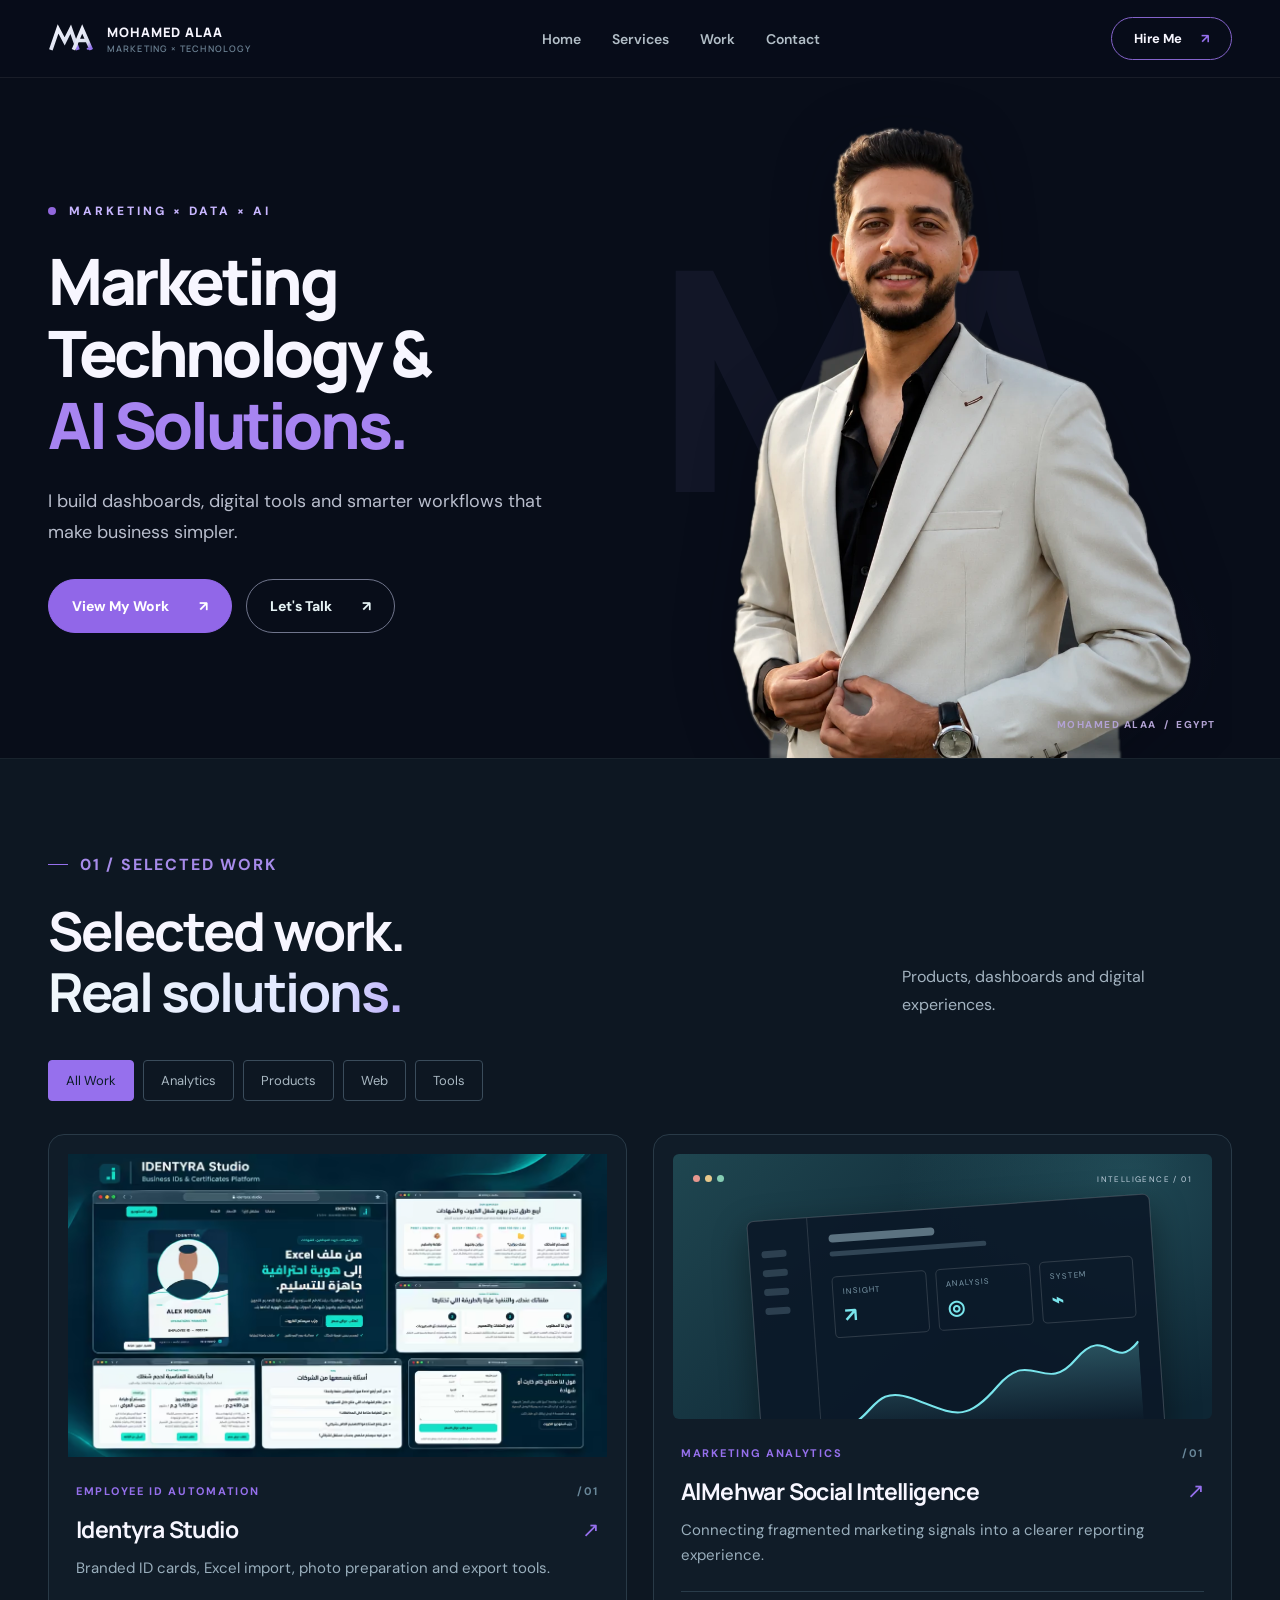
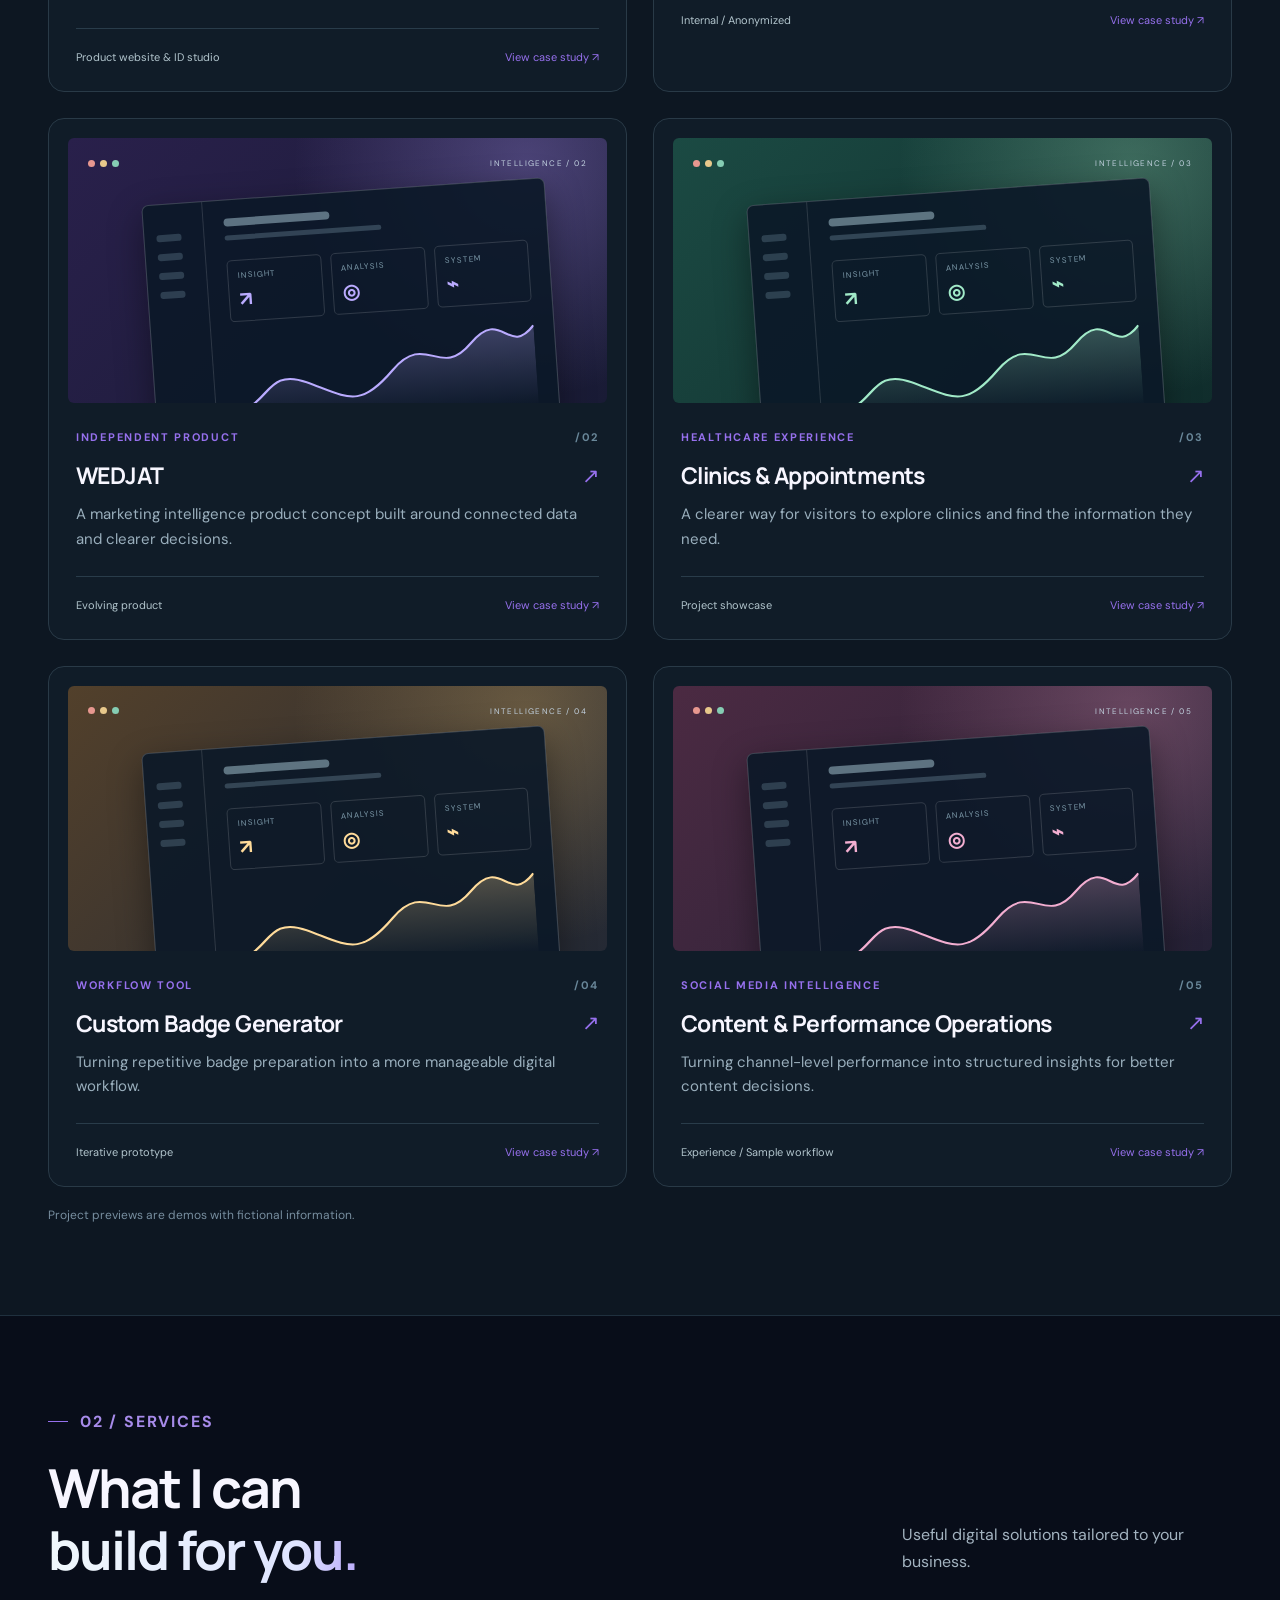
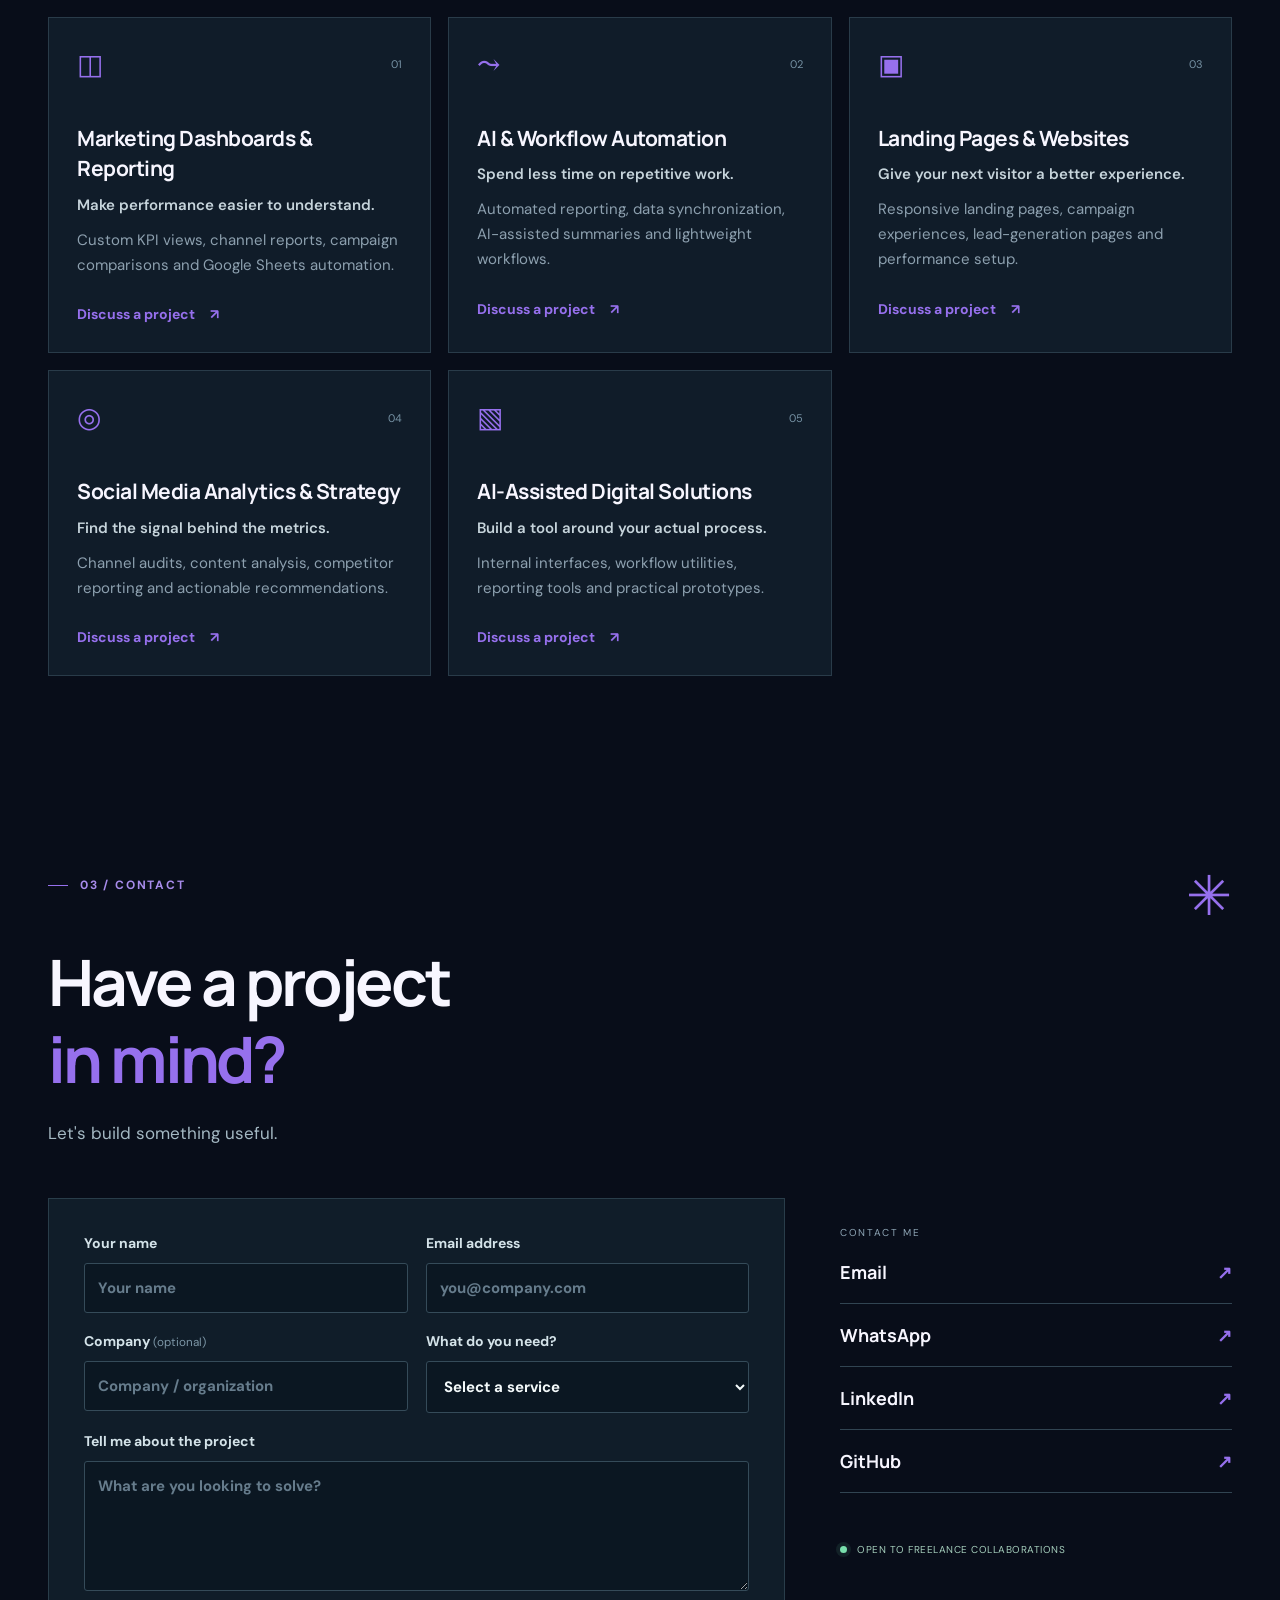
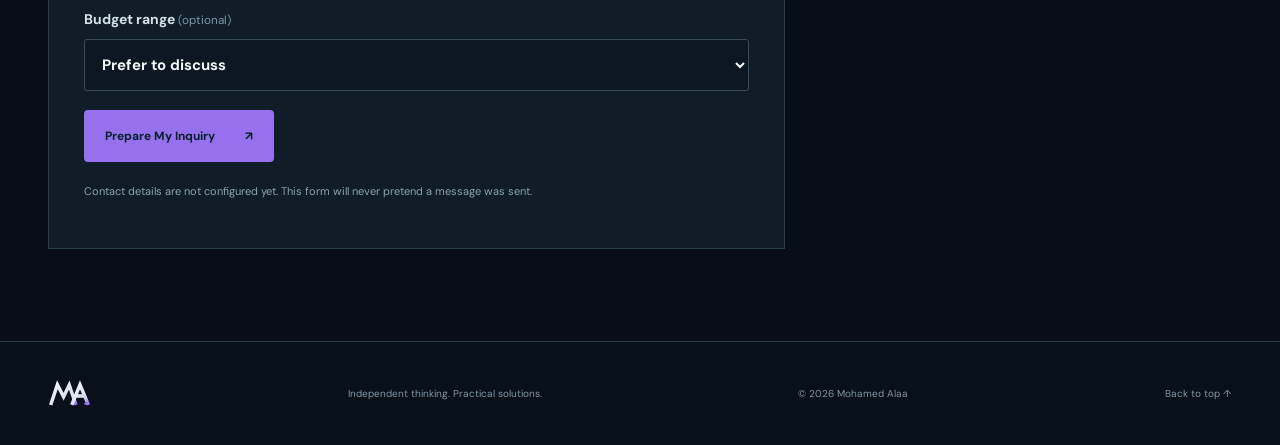
<file: index.html>
<!doctype html><html lang="en"><head><meta charset="utf-8"><meta name="viewport" content="width=device-width, initial-scale=1"><meta name="theme-color" content="#080e18"><meta name="description" content="Dashboards, automation, marketing analytics and better digital experiences built by Mohamed Alaa."><title>Marketing Technology &amp; AI Solutions Specialist | Mohamed Alaa</title><link rel="icon" type="image/svg+xml" href="assets/favicon.svg"><link rel="stylesheet" href="assets/styles.css"><meta property="og:type" content="website"><meta property="og:title" content="Marketing Technology &amp; AI Solutions Specialist | Mohamed Alaa"><meta property="og:description" content="Dashboards, automation, marketing analytics and better digital experiences built by Mohamed Alaa."><meta property="og:image" content="assets/og.svg"><script defer src="assets/site.js"></script></head><body><header class="nav-wrap"><nav class="nav container" aria-label="Main navigation"><a class="brand" href="index.html" aria-label="Mohamed Alaa home"><img class="ma-logo" src="assets/ma-mark.svg" alt="" width="46" height="34"><span class="brand-name">MOHAMED ALAA<small>MARKETING × TECHNOLOGY</small></span></a><button class="menu-toggle" type="button" aria-label="Toggle menu" aria-expanded="false" aria-controls="nav-links"><span></span><span></span><span></span></button><div class="nav-links" id="nav-links"><a href="index.html#home">Home</a><a href="index.html#services">Services</a><a href="index.html#work">Work</a><a href="index.html#contact">Contact</a></div><a class="nav-cta" href="index.html#contact">Hire Me <span aria-hidden="true">↗</span></a></nav></header>
<main id="top"><section id="home" class="hero hero-editorial container">
<div class="hero-content"><p class="hero-kicker"><span class="kicker-dot"></span> MARKETING × DATA × AI</p>
<h1>Marketing<br>Technology &amp;<br><em>AI Solutions.</em></h1>
<p class="hero-description">I build dashboards, digital tools and smarter workflows that make business simpler.</p>
<div class="hero-actions"><a class="btn btn-primary" href="#work">View My Work <span>↗</span></a><a class="btn btn-outline" href="#contact">Let's Talk <span>↗</span></a></div>
</div><div class="hero-portrait" aria-label="Mohamed Alaa portrait"><span class="hero-big-mark" aria-hidden="true">MA</span><img class="hero-person" src="assets/mohamed-hero-cutout.webp" width="620" height="849" alt="Mohamed Alaa wearing a cream blazer and black shirt" fetchpriority="high" decoding="async"><span class="hero-portrait-caption">MOHAMED ALAA&nbsp; / &nbsp;EGYPT</span></div></section>
<section id="work" class="section work-section"><div class="container"><div class="section-head"><div><p class="eyebrow"><span class="eyebrow-line"></span> 01 / SELECTED WORK</p><h2>Selected work.<br><em>Real solutions.</em></h2></div><p>Products, dashboards and digital experiences.</p></div><div class="filters" aria-label="Filter projects"><button class="filter active" type="button" data-filter="All" aria-pressed="true">All Work</button><button class="filter" type="button" data-filter="Analytics" aria-pressed="false">Analytics</button><button class="filter" type="button" data-filter="Products" aria-pressed="false">Products</button><button class="filter" type="button" data-filter="Web" aria-pressed="false">Web</button><button class="filter" type="button" data-filter="Tools" aria-pressed="false">Tools</button></div><div class="project-grid"><a class="project-card" data-category="Products" href="work/identyra-studio/"><div class="project-card-art"><img src="assets/previews/identyra-studio.avif" alt="Actual Identyra Studio website screenshot collage" loading="lazy" style="width:100%;height:100%;object-fit:cover;display:block"></div><div class="project-card-info"><div class="project-eyebrow">EMPLOYEE ID AUTOMATION <span>/01</span></div><h3>Identyra Studio <span class="project-arrow" aria-hidden="true">↗</span></h3><p>Branded ID cards, Excel import, photo preparation and export tools.</p><div class="project-meta"><span>Product website &amp; ID studio</span><span>View case study ↗</span></div></div></a><a class="project-card" data-category="Analytics" href="work/almehwar-dashboard/"><div class="project-card-art"><div class="project-art art-cyan " aria-hidden="true"><div class="art-top"><span class="art-dots"><i></i><i></i><i></i></span><span>INTELLIGENCE / 01</span></div><div class="art-interface"><div class="art-rail"><b></b><b></b><b></b><b></b></div><div class="art-main"><div class="art-lines"><span></span><span></span></div><div class="art-stats"><div><small>INSIGHT</small><strong>↗</strong></div><div><small>ANALYSIS</small><strong>◎</strong></div><div><small>SYSTEM</small><strong>⌁</strong></div></div><svg viewBox="0 0 360 140" preserveAspectRatio="none"><defs><linearGradient id="fill-01" x1="0" x2="0" y1="0" y2="1"><stop stop-color="currentColor" stop-opacity=".27"/><stop offset="1" stop-color="currentColor" stop-opacity="0"/></linearGradient></defs><path d="M0 115 C40 110 38 50 86 78 S146 125 189 68 244 89 284 35 327 62 360 14 L360 140 L0 140Z" fill="url(#fill-01)"/><path d="M0 115 C40 110 38 50 86 78 S146 125 189 68 244 89 284 35 327 62 360 14" fill="none" stroke="currentColor" stroke-width="3"/></svg><div class="art-bottom"><span></span><span></span><span></span></div></div></div></div></div><div class="project-card-info"><div class="project-eyebrow">MARKETING ANALYTICS <span>/01</span></div><h3>AlMehwar Social Intelligence <span class="project-arrow" aria-hidden="true">↗</span></h3><p>Connecting fragmented marketing signals into a clearer reporting experience.</p><div class="project-meta"><span>Internal / Anonymized</span><span>View case study ↗</span></div></div></a><a class="project-card" data-category="Products" href="work/wedjat/"><div class="project-card-art"><div class="project-art art-violet " aria-hidden="true"><div class="art-top"><span class="art-dots"><i></i><i></i><i></i></span><span>INTELLIGENCE / 02</span></div><div class="art-interface"><div class="art-rail"><b></b><b></b><b></b><b></b></div><div class="art-main"><div class="art-lines"><span></span><span></span></div><div class="art-stats"><div><small>INSIGHT</small><strong>↗</strong></div><div><small>ANALYSIS</small><strong>◎</strong></div><div><small>SYSTEM</small><strong>⌁</strong></div></div><svg viewBox="0 0 360 140" preserveAspectRatio="none"><defs><linearGradient id="fill-02" x1="0" x2="0" y1="0" y2="1"><stop stop-color="currentColor" stop-opacity=".27"/><stop offset="1" stop-color="currentColor" stop-opacity="0"/></linearGradient></defs><path d="M0 115 C40 110 38 50 86 78 S146 125 189 68 244 89 284 35 327 62 360 14 L360 140 L0 140Z" fill="url(#fill-02)"/><path d="M0 115 C40 110 38 50 86 78 S146 125 189 68 244 89 284 35 327 62 360 14" fill="none" stroke="currentColor" stroke-width="3"/></svg><div class="art-bottom"><span></span><span></span><span></span></div></div></div></div></div><div class="project-card-info"><div class="project-eyebrow">INDEPENDENT PRODUCT <span>/02</span></div><h3>WEDJAT <span class="project-arrow" aria-hidden="true">↗</span></h3><p>A marketing intelligence product concept built around connected data and clearer decisions.</p><div class="project-meta"><span>Evolving product</span><span>View case study ↗</span></div></div></a><a class="project-card" data-category="Web" href="work/clinics-landing-page/"><div class="project-card-art"><div class="project-art art-mint " aria-hidden="true"><div class="art-top"><span class="art-dots"><i></i><i></i><i></i></span><span>INTELLIGENCE / 03</span></div><div class="art-interface"><div class="art-rail"><b></b><b></b><b></b><b></b></div><div class="art-main"><div class="art-lines"><span></span><span></span></div><div class="art-stats"><div><small>INSIGHT</small><strong>↗</strong></div><div><small>ANALYSIS</small><strong>◎</strong></div><div><small>SYSTEM</small><strong>⌁</strong></div></div><svg viewBox="0 0 360 140" preserveAspectRatio="none"><defs><linearGradient id="fill-03" x1="0" x2="0" y1="0" y2="1"><stop stop-color="currentColor" stop-opacity=".27"/><stop offset="1" stop-color="currentColor" stop-opacity="0"/></linearGradient></defs><path d="M0 115 C40 110 38 50 86 78 S146 125 189 68 244 89 284 35 327 62 360 14 L360 140 L0 140Z" fill="url(#fill-03)"/><path d="M0 115 C40 110 38 50 86 78 S146 125 189 68 244 89 284 35 327 62 360 14" fill="none" stroke="currentColor" stroke-width="3"/></svg><div class="art-bottom"><span></span><span></span><span></span></div></div></div></div></div><div class="project-card-info"><div class="project-eyebrow">HEALTHCARE EXPERIENCE <span>/03</span></div><h3>Clinics & Appointments <span class="project-arrow" aria-hidden="true">↗</span></h3><p>A clearer way for visitors to explore clinics and find the information they need.</p><div class="project-meta"><span>Project showcase</span><span>View case study ↗</span></div></div></a><a class="project-card" data-category="Tools" href="work/badge-generator/"><div class="project-card-art"><div class="project-art art-amber " aria-hidden="true"><div class="art-top"><span class="art-dots"><i></i><i></i><i></i></span><span>INTELLIGENCE / 04</span></div><div class="art-interface"><div class="art-rail"><b></b><b></b><b></b><b></b></div><div class="art-main"><div class="art-lines"><span></span><span></span></div><div class="art-stats"><div><small>INSIGHT</small><strong>↗</strong></div><div><small>ANALYSIS</small><strong>◎</strong></div><div><small>SYSTEM</small><strong>⌁</strong></div></div><svg viewBox="0 0 360 140" preserveAspectRatio="none"><defs><linearGradient id="fill-04" x1="0" x2="0" y1="0" y2="1"><stop stop-color="currentColor" stop-opacity=".27"/><stop offset="1" stop-color="currentColor" stop-opacity="0"/></linearGradient></defs><path d="M0 115 C40 110 38 50 86 78 S146 125 189 68 244 89 284 35 327 62 360 14 L360 140 L0 140Z" fill="url(#fill-04)"/><path d="M0 115 C40 110 38 50 86 78 S146 125 189 68 244 89 284 35 327 62 360 14" fill="none" stroke="currentColor" stroke-width="3"/></svg><div class="art-bottom"><span></span><span></span><span></span></div></div></div></div></div><div class="project-card-info"><div class="project-eyebrow">WORKFLOW TOOL <span>/04</span></div><h3>Custom Badge Generator <span class="project-arrow" aria-hidden="true">↗</span></h3><p>Turning repetitive badge preparation into a more manageable digital workflow.</p><div class="project-meta"><span>Iterative prototype</span><span>View case study ↗</span></div></div></a><a class="project-card" data-category="Analytics" href="work/marketing-analytics/"><div class="project-card-art"><div class="project-art art-rose " aria-hidden="true"><div class="art-top"><span class="art-dots"><i></i><i></i><i></i></span><span>INTELLIGENCE / 05</span></div><div class="art-interface"><div class="art-rail"><b></b><b></b><b></b><b></b></div><div class="art-main"><div class="art-lines"><span></span><span></span></div><div class="art-stats"><div><small>INSIGHT</small><strong>↗</strong></div><div><small>ANALYSIS</small><strong>◎</strong></div><div><small>SYSTEM</small><strong>⌁</strong></div></div><svg viewBox="0 0 360 140" preserveAspectRatio="none"><defs><linearGradient id="fill-05" x1="0" x2="0" y1="0" y2="1"><stop stop-color="currentColor" stop-opacity=".27"/><stop offset="1" stop-color="currentColor" stop-opacity="0"/></linearGradient></defs><path d="M0 115 C40 110 38 50 86 78 S146 125 189 68 244 89 284 35 327 62 360 14 L360 140 L0 140Z" fill="url(#fill-05)"/><path d="M0 115 C40 110 38 50 86 78 S146 125 189 68 244 89 284 35 327 62 360 14" fill="none" stroke="currentColor" stroke-width="3"/></svg><div class="art-bottom"><span></span><span></span><span></span></div></div></div></div></div><div class="project-card-info"><div class="project-eyebrow">SOCIAL MEDIA INTELLIGENCE <span>/05</span></div><h3>Content & Performance Operations <span class="project-arrow" aria-hidden="true">↗</span></h3><p>Turning channel-level performance into structured insights for better content decisions.</p><div class="project-meta"><span>Experience / Sample workflow</span><span>View case study ↗</span></div></div></a></div><p class="work-note">Project previews are demos with fictional information.</p></div></section>

<section id="services" class="section container"><div class="section-head"><div><p class="eyebrow"><span class="eyebrow-line"></span> 02 / SERVICES</p><h2>What I can<br><em>build for you.</em></h2></div><p>Useful digital solutions tailored to your business.</p></div><div class="services-grid"><article class="service-card"><div class="service-card-top"><span class="service-symbol">◫</span><span class="service-number">01</span></div><h3>Marketing Dashboards & Reporting</h3><strong>Make performance easier to understand.</strong><p>Custom KPI views, channel reports, campaign comparisons and Google Sheets automation.</p><a href="#contact">Discuss a project <span aria-hidden="true">↗</span></a></article><article class="service-card"><div class="service-card-top"><span class="service-symbol">⤳</span><span class="service-number">02</span></div><h3>AI & Workflow Automation</h3><strong>Spend less time on repetitive work.</strong><p>Automated reporting, data synchronization, AI-assisted summaries and lightweight workflows.</p><a href="#contact">Discuss a project <span aria-hidden="true">↗</span></a></article><article class="service-card"><div class="service-card-top"><span class="service-symbol">▣</span><span class="service-number">03</span></div><h3>Landing Pages & Websites</h3><strong>Give your next visitor a better experience.</strong><p>Responsive landing pages, campaign experiences, lead-generation pages and performance setup.</p><a href="#contact">Discuss a project <span aria-hidden="true">↗</span></a></article><article class="service-card"><div class="service-card-top"><span class="service-symbol">◎</span><span class="service-number">04</span></div><h3>Social Media Analytics & Strategy</h3><strong>Find the signal behind the metrics.</strong><p>Channel audits, content analysis, competitor reporting and actionable recommendations.</p><a href="#contact">Discuss a project <span aria-hidden="true">↗</span></a></article><article class="service-card"><div class="service-card-top"><span class="service-symbol">▧</span><span class="service-number">05</span></div><h3>AI-Assisted Digital Solutions</h3><strong>Build a tool around your actual process.</strong><p>Internal interfaces, workflow utilities, reporting tools and practical prototypes.</p><a href="#contact">Discuss a project <span aria-hidden="true">↗</span></a></article></div></section>

<section id="contact" class="section container contact-section"><div class="contact-top"><p class="eyebrow"><span class="eyebrow-line"></span> 03 / CONTACT</p><span class="contact-spark">✳</span></div><h2>Have a project<br><em>in mind?</em></h2><p>Let's build something useful.</p><div class="contact-layout"><div class="contact-form-panel"><form id="contact-form" novalidate><div class="field-row"><label>Your name <input name="name" required autocomplete="name" placeholder="Your name"></label><label>Email address <input name="email" type="email" required autocomplete="email" placeholder="you@company.com"></label></div><div class="field-row"><label>Company <small>(optional)</small><input name="company" placeholder="Company / organization"></label><label>What do you need?<select name="service" required><option value="">Select a service</option><option>Marketing Dashboards & Reporting</option><option>AI & Workflow Automation</option><option>Landing Pages & Websites</option><option>Social Media Analytics & Strategy</option><option>AI-Assisted Digital Solutions</option><option>Other / Not sure</option></select></label></div><label>Tell me about the project <textarea name="message" required rows="5" placeholder="What are you looking to solve?"></textarea></label><label>Budget range <small>(optional)</small><select name="budget"><option value="">Prefer to discuss</option><option>Under $500</option><option>$500–$1,500</option><option>$1,500–$5,000</option><option>$5,000+</option></select></label><div class="hidden-trap" aria-hidden="true"><label>Leave empty<input name="website" tabindex="-1" autocomplete="off"></label></div><button class="btn btn-primary" type="submit">Prepare My Inquiry <span>↗</span></button><p class="form-status" id="form-status" role="status">Contact details are not configured yet. This form will never pretend a message was sent.</p></form></div><div class="contact-side"><span class="contact-side-label">CONTACT ME</span><a class="contact-link" data-contact="email" hidden href="#">Email <span>↗</span></a><a class="contact-link" data-contact="whatsapp" hidden href="#">WhatsApp <span>↗</span></a><a class="contact-link" data-contact="linkedin" hidden href="#">LinkedIn <span>↗</span></a><a class="contact-link" data-contact="github" hidden href="#">GitHub <span>↗</span></a><p class="contact-placeholder">Contact links will appear once the real details are added to <code>site.config.json</code>.</p><div class="contact-availability"><span class="live-dot"></span> OPEN TO FREELANCE COLLABORATIONS</div></div></div></section></main><footer class="footer"><div class="container footer-inner"><a class="footer-brand" href="index.html" aria-label="Mohamed Alaa"><img class="ma-logo" src="assets/ma-mark.svg" alt="" width="46" height="34"></a><span>Independent thinking. Practical solutions.</span><span>© 2026 Mohamed Alaa</span><a href="#top">Back to top ↑</a></div></footer></body></html>
</file>
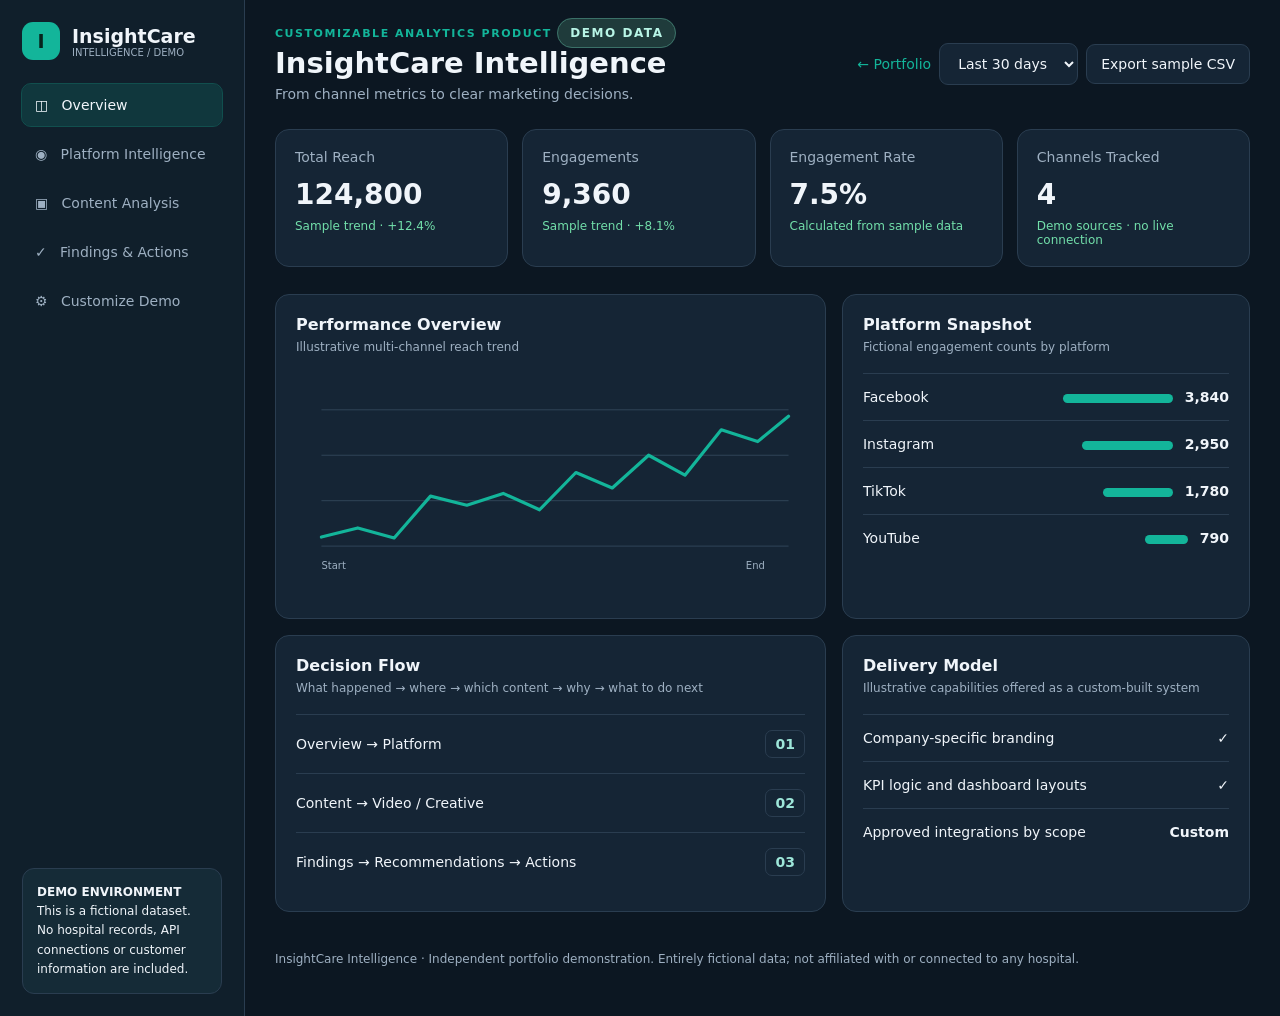
<file: demo/insightcare/index.html>
<!doctype html>
<html lang="en"><head><meta charset="utf-8"><meta name="viewport" content="width=device-width,initial-scale=1"><title>InsightCare Intelligence — Interactive Demo</title><meta name="description" content="Interactive, fictional-data demonstration of a customizable marketing intelligence system."><style>
:root{--accent:#13b59a;--bg:#0c1722;--panel:#152535;--line:#2a3d50;--text:#f0f5fa;--muted:#9eb0c2}*{box-sizing:border-box}body{margin:0;font:14px system-ui,-apple-system,Segoe UI,sans-serif;background:var(--bg);color:var(--text)}button,input,select{font:inherit}button{cursor:pointer}.app{min-height:100vh;display:grid;grid-template-columns:245px minmax(0,1fr)}aside{background:#101f2b;border-right:1px solid var(--line);padding:22px;display:flex;flex-direction:column;gap:24px}.brand{display:flex;align-items:center;gap:12px;font-size:19px;font-weight:750}.logo{background:var(--accent);color:#06241d;border-radius:11px;width:38px;height:38px;display:grid;place-items:center;font-weight:900}.muted{color:var(--muted)}.small{font-size:12px}.nav{display:grid;gap:7px}.nav button{background:transparent;color:var(--muted);border:0;padding:13px;text-align:left;border-radius:9px}.nav button[aria-selected=true]{background:color-mix(in srgb,var(--accent) 16%,transparent);color:var(--text);outline:1px solid color-mix(in srgb,var(--accent) 32%,transparent)}.spacer{flex:1}.notice{padding:14px;border:1px solid var(--line);border-radius:12px;background:#152b37;font-size:12px;line-height:1.6}main{padding:26px 30px;min-width:0;max-width:1600px;width:100%;margin:auto}.top,.sectionhead,.flex{display:flex;align-items:center;justify-content:space-between;gap:16px}.top{flex-wrap:wrap}.eyebrow{font-size:11px;letter-spacing:.14em;color:var(--accent);font-weight:750}.top h1{font-size:29px;margin:6px 0}.pill{background:#1f3b3b;color:#b8f5e6;border:1px solid #3b7168;padding:7px 12px;border-radius:100px;font-size:12px}.controls{display:flex;gap:8px;flex-wrap:wrap;align-items:center}.controls button,.controls select,.ghost{border:1px solid var(--line);background:var(--panel);color:var(--text);padding:11px 14px;border-radius:9px}.controls button:hover,.ghost:hover{border-color:var(--accent)}.cards{display:grid;grid-template-columns:repeat(4,minmax(0,1fr));gap:14px;margin:27px 0}.card,.panel{background:var(--panel);border:1px solid var(--line);border-radius:14px}.card{padding:19px}.card .number{font-size:28px;font-weight:750;margin-top:13px}.card .delta{color:#72dfaa;font-size:12px;margin-top:8px}.grid{display:grid;grid-template-columns:1.35fr 1fr;gap:16px}.panel{padding:20px;min-width:0;margin-bottom:16px}.panel h2{font-size:16px;margin:0 0 6px}.panel p{margin:0;color:var(--muted);font-size:12px}.chart{width:100%;height:225px;margin-top:16px}.chart line{stroke:#32475b;stroke-width:1}.chart text{fill:var(--muted);font:11px system-ui}.chart polyline{fill:none;stroke:var(--accent);stroke-width:3.5;stroke-linecap:round;stroke-linejoin:round}.rows{display:grid;margin-top:19px}.r{display:flex;justify-content:space-between;align-items:center;gap:16px;border-top:1px solid var(--line);padding:15px 0}.r span:last-child{font-weight:700}.bar{display:inline-block;height:9px;border-radius:9px;background:var(--accent);vertical-align:middle;margin-right:12px}.tablewrap{overflow:auto}table{border-collapse:collapse;width:100%;margin-top:13px;min-width:580px}th,td{padding:13px 10px;border-bottom:1px solid var(--line);text-align:left}th{color:var(--muted);font-size:11px;letter-spacing:.06em}td{font-size:13px}.tag{display:inline-block;border:1px solid var(--line);padding:5px 9px;border-radius:7px;color:#9de6d9}section[hidden]{display:none}.custom{display:flex;flex-wrap:wrap;gap:10px;margin:18px 0}.custom label{display:grid;gap:6px;color:var(--muted);font-size:12px}.custom input{background:var(--panel);color:var(--text);border:1px solid var(--line);padding:10px;border-radius:7px}.custom input[type=color]{width:64px;height:38px;padding:3px}.actions{display:flex;gap:12px;flex-wrap:wrap}.cta{background:var(--accent);border:0;color:#05221c;font-weight:750;padding:12px 18px;border-radius:10px}.end{padding:24px 0;color:var(--muted);font-size:12px}.metric-note{font-size:11px;color:var(--muted);margin-top:8px}.top a{color:var(--accent);text-decoration:none}@media(max-width:940px){.app{grid-template-columns:1fr}aside{padding:13px;gap:12px}.brand{font-size:16px}.nav{display:flex;overflow:auto}.nav button{white-space:nowrap}.spacer,aside .notice{display:none}main{padding:19px}.cards{grid-template-columns:repeat(2,1fr)}.grid{grid-template-columns:1fr}}@media(max-width:540px){.cards{grid-template-columns:1fr 1fr}.card{padding:12px}.card .number{font-size:23px}.top h1{font-size:23px}}
</style></head><body>
<div class="app"><aside><div class="brand"><div class="logo">I</div><div id="sideBrand">InsightCare<small class="muted" style="display:block;font-weight:400;font-size:10px">INTELLIGENCE / DEMO</small></div></div><nav class="nav" aria-label="Demo sections"><button aria-selected="true" data-tab="overview">◫ &nbsp; Overview</button><button aria-selected="false" data-tab="platforms">◉ &nbsp; Platform Intelligence</button><button aria-selected="false" data-tab="content">▣ &nbsp; Content Analysis</button><button aria-selected="false" data-tab="actions">✓ &nbsp; Findings & Actions</button><button aria-selected="false" data-tab="branding">⚙ &nbsp; Customize Demo</button></nav><div class="spacer"></div><div class="notice"><strong>DEMO ENVIRONMENT</strong><br>This is a fictional dataset. No hospital records, API connections or customer information are included.</div></aside>
<main><div class="top"><div><div class="eyebrow">CUSTOMIZABLE ANALYTICS PRODUCT <span class="pill">DEMO DATA</span></div><h1 id="mainTitle">InsightCare Intelligence</h1><div class="muted">From channel metrics to clear marketing decisions.</div></div><div class="controls"><a href="../../index.html#work">← Portfolio</a><select id="period" aria-label="Sample reporting period"><option value="30">Last 30 days</option><option value="90">Last 90 days</option><option value="7">Last 7 days</option></select><button id="export">Export sample CSV</button></div></div>
<div class="cards"><div class="card"><div class="muted">Total Reach</div><div class="number" id="kreach">124,800</div><div class="delta">Sample trend · +12.4%</div></div><div class="card"><div class="muted">Engagements</div><div class="number" id="keng">9,360</div><div class="delta">Sample trend · +8.1%</div></div><div class="card"><div class="muted">Engagement Rate</div><div class="number" id="krate">7.5%</div><div class="delta">Calculated from sample data</div></div><div class="card"><div class="muted">Channels Tracked</div><div class="number">4</div><div class="delta">Demo sources · no live connection</div></div></div>
<section id="overview"><div class="grid"><article class="panel"><h2>Performance Overview</h2><p>Illustrative multi-channel reach trend</p><svg class="chart" viewBox="0 0 560 220" role="img" aria-label="Synthetic line chart showing a rising trend"><line x1="28" y1="180" x2="542" y2="180"/><line x1="28" y1="130" x2="542" y2="130"/><line x1="28" y1="80" x2="542" y2="80"/><line x1="28" y1="30" x2="542" y2="30"/><polyline points="28,170 68,160 108,171 148,125 188,135 228,122 268,140 308,99 348,116 388,80 428,102 468,52 508,65 542,37"/><text x="28" y="205">Start</text><text x="495" y="205">End</text></svg></article><article class="panel"><h2>Platform Snapshot</h2><p>Fictional engagement counts by platform</p><div class="rows"><div class="r"><span>Facebook</span><span><i class="bar" style="width:110px"></i>3,840</span></div><div class="r"><span>Instagram</span><span><i class="bar" style="width:91px"></i>2,950</span></div><div class="r"><span>TikTok</span><span><i class="bar" style="width:70px"></i>1,780</span></div><div class="r"><span>YouTube</span><span><i class="bar" style="width:43px"></i>790</span></div></div></article></div><div class="grid"><article class="panel"><h2>Decision Flow</h2><p>What happened → where → which content → why → what to do next</p><div class="rows"><div class="r"><span>Overview → Platform</span><span class="tag">01</span></div><div class="r"><span>Content → Video / Creative</span><span class="tag">02</span></div><div class="r"><span>Findings → Recommendations → Actions</span><span class="tag">03</span></div></div></article><article class="panel"><h2>Delivery Model</h2><p>Illustrative capabilities offered as a custom-built system</p><div class="rows"><div class="r"><span>Company-specific branding</span><span>✓</span></div><div class="r"><span>KPI logic and dashboard layouts</span><span>✓</span></div><div class="r"><span>Approved integrations by scope</span><span>Custom</span></div></div></article></div></section>
<section id="platforms" hidden><article class="panel"><h2>Channel Performance</h2><p>Illustrative reports — no live platform connections</p><div class="tablewrap"><table><thead><tr><th>Platform</th><th>Reach</th><th>Engagements</th><th>Eng. Rate</th><th>Source</th></tr></thead><tbody><tr><td>Facebook</td><td>52,000</td><td>3,840</td><td>7.4%</td><td>Demo</td></tr><tr><td>Instagram</td><td>38,000</td><td>2,950</td><td>7.8%</td><td>Demo</td></tr><tr><td>TikTok</td><td>26,000</td><td>1,780</td><td>6.8%</td><td>Demo</td></tr><tr><td>YouTube</td><td>8,800</td><td>790</td><td>9.0%</td><td>Demo</td></tr></tbody></table></div><p class="metric-note">Different platforms may use different denominators in production. The sample percentages are illustrative, not official platform metrics.</p></article></section>
<section id="content" hidden><article class="panel"><h2>Content Intelligence</h2><p>Explore sample content types, creative review, and performance context</p><div class="tablewrap"><table><thead><tr><th>Sample content</th><th>Platform</th><th>Format</th><th>Sample engagements</th><th>Review status</th></tr></thead><tbody><tr><td>Awareness campaign — concept A</td><td>Instagram</td><td>Reel</td><td>1,120</td><td>Reviewed</td></tr><tr><td>Educational series — episode 1</td><td>Facebook</td><td>Video</td><td>920</td><td>Needs review</td></tr><tr><td>Helpful tips — short form</td><td>TikTok</td><td>Short video</td><td>740</td><td>Reviewed</td></tr><tr><td>FAQ explainer — demo</td><td>YouTube</td><td>Video</td><td>315</td><td>Pending</td></tr></tbody></table></div><p class="metric-note">Creative scores are not invented. Missing reviews remain pending instead of being assigned automatic scores.</p></article></section>
<section id="actions" hidden><article class="panel"><h2>Findings & Recommendations</h2><p>Illustrative hypotheses, not conclusions about a real business</p><div class="rows"><div class="r"><span>Test short educational video as a repeatable content series</span><span class="tag">Proposed</span></div><div class="r"><span>Compare formats using platform-appropriate engagement definitions</span><span class="tag">Analyze</span></div><div class="r"><span>Review paid vs organic coverage before interpreting trends</span><span class="tag">Validate</span></div></div></article><article class="panel"><h2>Action Plan</h2><p>Example operational workflow; edit status as you demonstrate the concept.</p><div id="todos" class="rows"><label class="r"><span><input type="checkbox"> Define monthly KPI ownership</span><span class="tag">Owner: Marketing</span></label><label class="r"><span><input type="checkbox"> Approve campaign comparison methodology</span><span class="tag">Owner: Analyst</span></label><label class="r"><span><input type="checkbox"> Test creative reporting template</span><span class="tag">Owner: Content</span></label></div></article></section>
<section id="branding" hidden><article class="panel"><h2>Make it yours</h2><p>Preview branding changes in this browser only. No data is stored or transmitted.</p><div class="custom"><label>Company or product name<input id="customName" maxlength="38" value="InsightCare Intelligence"></label><label>Accent color<input id="customColor" type="color" value="#13b59a"></label></div><div class="actions"><button class="cta" id="apply">Apply demo branding</button><button class="ghost" id="reset">Reset demo</button></div><p class="metric-note">A real client system would be scoped separately for data sources, hosting, access controls, KPIs, and branding.</p></article></section>
<footer class="end">InsightCare Intelligence · Independent portfolio demonstration. Entirely fictional data; not affiliated with or connected to any hospital.</footer></main></div>
<script>
const tabs=[...document.querySelectorAll('[data-tab]')];tabs.forEach(b=>b.addEventListener('click',()=>{tabs.forEach(x=>x.setAttribute('aria-selected',String(x===b)));document.querySelectorAll('main section[id]').forEach(s=>s.hidden=s.id!==b.dataset.tab)}));
const samples={30:[124800,9360],90:[356400,27180],7:[28900,1980]};document.getElementById('period').addEventListener('change',e=>{const [reach,eng]=samples[e.target.value];document.getElementById('kreach').textContent=reach.toLocaleString('en-US');document.getElementById('keng').textContent=eng.toLocaleString('en-US');document.getElementById('krate').textContent=(100*eng/reach).toFixed(1)+'%'});
document.getElementById('apply').addEventListener('click',()=>{const name=document.getElementById('customName').value.trim()||'InsightCare Intelligence';document.getElementById('mainTitle').textContent=name;document.getElementById('sideBrand').childNodes[0].textContent=name.length>20?name.slice(0,20)+'…':name;document.documentElement.style.setProperty('--accent',document.getElementById('customColor').value)});
document.getElementById('reset').addEventListener('click',()=>{document.getElementById('customName').value='InsightCare Intelligence';document.getElementById('customColor').value='#13b59a';document.getElementById('apply').click()});
document.getElementById('export').addEventListener('click',()=>{const csv='Platform,Reach,Engagements,Status\nFacebook,52000,3840,Demo\nInstagram,38000,2950,Demo\nTikTok,26000,1780,Demo\nYouTube,8800,790,Demo\n';const a=document.createElement('a');a.href=URL.createObjectURL(new Blob([csv],{type:'text/csv;charset=utf-8'}));a.download='insightcare-sample-data.csv';a.click();URL.revokeObjectURL(a.href)});
</script></body></html>
</file>
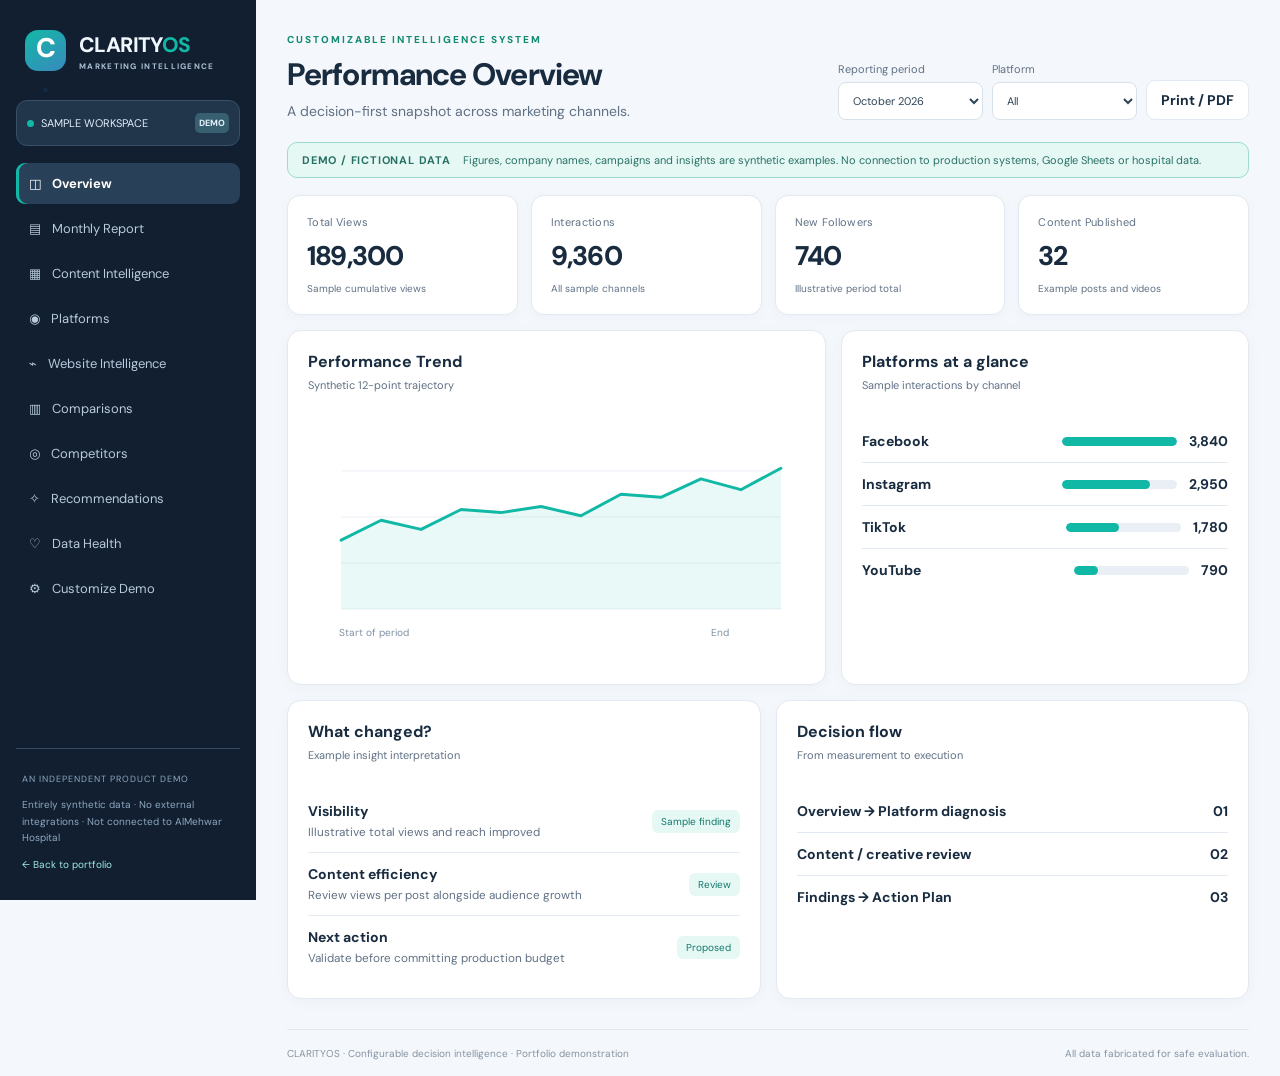
<file: products/clarityos/index.html>
<!doctype html><html lang="en"><head><meta charset="utf-8"><meta name="viewport" content="width=device-width,initial-scale=1"><meta name="theme-color" content="#111f31"><meta name="description" content="ClarityOS — standalone marketing intelligence demonstration with entirely fictitious business data."><title>ClarityOS — Marketing Intelligence Demo</title><link rel="stylesheet" href="styles.css"></head><body>
<div class="shell"><aside class="sidebar"><div class="logo"><span class="logomark">C<span class="dot">.</span></span><span class="logo-name" id="sidebar-name">CLARITY<span>OS</span><small>MARKETING INTELLIGENCE</small></span></div><div class="workspace"><span class="pulse"></span> SAMPLE WORKSPACE <span class="demo-pill">DEMO</span></div><nav aria-label="Dashboard navigation" id="nav"><button class="active" data-page="overview">◫ <span>Overview</span></button><button data-page="monthly">▤ <span>Monthly Report</span></button><button data-page="content">▦ <span>Content Intelligence</span></button><button data-page="platforms">◉ <span>Platforms</span></button><button data-page="website">⌁ <span>Website Intelligence</span></button><button data-page="comparisons">▥ <span>Comparisons</span></button><button data-page="competitors">◎ <span>Competitors</span></button><button data-page="recommendations">✧ <span>Recommendations</span></button><button data-page="datahealth">♡ <span>Data Health</span></button><button data-page="branding">⚙ <span>Customize Demo</span></button></nav><div class="sidebar-bottom"><p>AN INDEPENDENT PRODUCT DEMO</p><p>Entirely synthetic data · No external integrations · Not connected to AlMehwar Hospital</p><a href="../../index.html#work">← Back to portfolio</a></div></aside>
<div class="main"><header class="topbar"><div><span class="overline">CUSTOMIZABLE INTELLIGENCE SYSTEM</span><h1 id="page-heading">Performance Overview</h1><p id="page-subtitle">From fragmented metrics to clearer decisions.</p></div><div class="top-actions"><label>Reporting period <select id="period"><option value="2026-10">October 2026</option><option value="2026-09">September 2026</option><option value="2026-08">August 2026</option></select></label><label>Platform <select id="platform"><option>All</option><option>Facebook</option><option>Instagram</option><option>TikTok</option><option>YouTube</option></select></label><button id="print" class="button button-ghost">Print / PDF</button></div></header>
<div class="notice"><strong>DEMO / FICTIONAL DATA</strong><span>Figures, company names, campaigns and insights are synthetic examples. No connection to production systems, Google Sheets or hospital data.</span></div>
<main id="content-area" aria-live="polite"></main>
<footer class="footer">CLARITYOS · Configurable decision intelligence · Portfolio demonstration <span>All data fabricated for safe evaluation.</span></footer></div></div><script src="app.js" defer></script></body></html>
</file>
<file: assets/styles.css>
@import url('https://fonts.googleapis.com/css2?family=DM+Sans:wght@400;500;600;700&family=Manrope:wght@400;500;600;700;800&display=swap');
:root{color-scheme:dark;--bg:#090f19;--bg2:#0d1723;--panel:#111d2a;--text:#f2f7f9;--muted:#a3b2be;--subtle:#697e90;--line:#273746;--accent:#83e7ed;--max:1240px}*{box-sizing:border-box}html{scroll-behavior:smooth;scroll-padding-top:100px}body{margin:0;background:var(--bg);color:var(--text);font-family:'DM Sans',Arial,sans-serif;-webkit-font-smoothing:antialiased}body::before{content:'';pointer-events:none;position:absolute;left:0;right:0;top:0;height:810px;background:radial-gradient(ellipse at 75% 40%,#1a354250,transparent 56%);z-index:-1}a{color:inherit;text-decoration:none}button,input,textarea,select{font:inherit}button{cursor:pointer}button:focus-visible,a:focus-visible,input:focus-visible,select:focus-visible,textarea:focus-visible{outline:2px solid var(--accent);outline-offset:4px}::selection{background:var(--accent);color:var(--bg)}.container{width:min(var(--max),calc(100% - 96px));margin-inline:auto}.nav-wrap{height:90px;position:sticky;top:0;z-index:40;background:#090f19e9;backdrop-filter:blur(16px);border-bottom:1px solid #ffffff0b}.nav{height:100%;display:flex;align-items:center;justify-content:space-between;gap:25px}.brand{display:flex;align-items:center;gap:13px}.brand-mark{font:800 27px 'Manrope',sans-serif;letter-spacing:-3px}.brand-mark span,.footer-brand span{color:var(--accent)}.brand-name{font:800 11px 'Manrope';letter-spacing:1.7px;line-height:1.6}.brand-name small{display:block;color:var(--subtle);font:600 8px 'Manrope';letter-spacing:1.1px}.nav-links{display:flex;align-items:center;gap:31px}.nav-links a{font-size:12px;color:#b2bec7;transition:color .2s}.nav-links a:hover,.footer a:hover{color:var(--accent)}.nav-cta{padding:13px 18px;border:1px solid #617784;border-radius:4px;font-size:11px;font-weight:700}.nav-cta span{color:var(--accent);margin-left:16px}.menu-toggle{display:none}.hero{min-height:700px;display:grid;grid-template-columns:1.05fr 1fr;gap:32px;align-items:center;position:relative;padding-top:65px;padding-bottom:60px}.hero-content{z-index:2}.availability{display:inline-flex;align-items:center;gap:9px;color:#c3e7d6;font-size:10px;font-weight:700;letter-spacing:1px;padding:10px 14px;background:#1c443721;border:1px solid #609a704a;border-radius:4px;margin-bottom:42px}.live-dot{height:7px;width:7px;display:inline-block;border-radius:50%;background:#79dfad;box-shadow:0 0 0 4px #79dfad18}.eyebrow{color:var(--accent);font-size:11px;letter-spacing:2.3px;font-weight:700;display:flex;align-items:center;gap:12px;margin:0 0 22px}.eyebrow-line{display:inline-block;width:20px;height:1px;background:var(--accent)}h1,h2,h3,p{margin-top:0}h1,h2,h3{font-family:Manrope,Arial,sans-serif}h1{font-size:clamp(44px,4.5vw,70px);line-height:1.12;letter-spacing:-3.7px;font-weight:800;margin-bottom:27px}h1 em,h2 em{font-style:normal;color:var(--accent)}.period{color:var(--accent)}.hero-description{color:#b3c3cf;line-height:1.85;font-size:15px;max-width:525px;margin-bottom:33px}.hero-actions{display:flex;flex-wrap:wrap;gap:12px}.btn{display:inline-flex;align-items:center;gap:30px;padding:17px 20px;font-size:12px;font-weight:700;border:1px solid transparent;border-radius:4px;transition:transform .2s,background .2s}.btn:hover{transform:translateY(-3px)}.btn-primary{background:var(--accent);color:#09202c}.btn-primary:hover{background:#b2f4f5}.btn-outline{border-color:#465b68;color:#e6f3f5;background:transparent}.btn-outline:hover{background:#20303d}.hero-foot{display:flex;gap:24px;margin-top:78px;color:#8da0ae;font-size:9px;font-weight:700;letter-spacing:.7px}.hero-foot div{display:flex;flex-direction:column;gap:9px}.hero-foot span{color:var(--accent)}.hero-visual{position:relative;height:500px;display:flex;align-items:center;justify-content:center}.hero-visual-halo{position:absolute;width:460px;height:460px;border-radius:50%;background:radial-gradient(circle,#30536447,transparent 70%);filter:blur(18px)}.hero-dashboard{position:relative;transform:perspective(1000px) rotateY(-9deg) rotateX(3deg) rotateZ(-3deg);width:500px;max-width:100%;background:#122233;border:1px solid #4b6a7f;border-radius:11px;box-shadow:0 35px 80px #0008,0 0 50px #56dfef13;overflow:hidden}.hero-dashboard-head{display:flex;justify-content:space-between;align-items:center;padding:15px 20px;border-bottom:1px solid #355069;color:#7397a6}.hero-dashboard-head span{display:flex;gap:5px}.hero-dashboard-head i,.art-dots i{display:block;width:7px;height:7px;border-radius:50%;background:#597080}.hero-dashboard-head i:first-child,.art-dots i:first-child{background:#e7978f}.hero-dashboard-head i:nth-child(2),.art-dots i:nth-child(2){background:#e8c88b}.hero-dashboard-head i:nth-child(3),.art-dots i:nth-child(3){background:#85cdb3}.hero-dashboard-head small{font-size:9px;letter-spacing:1.5px}.hero-dashboard-body{padding:26px 29px 23px}.dash-label{color:var(--accent);font-size:9px;letter-spacing:1.4px;display:flex;justify-content:space-between}.dash-title{font:600 26px/1.4 Manrope;letter-spacing:-.8px;margin:23px 0}.dash-title b{color:#b1c9d6}.dash-stats{display:grid;grid-template-columns:repeat(3,1fr);gap:8px}.dash-stats div{border:1px solid #355061;border-radius:5px;padding:14px 12px}.dash-stats small,.art-stats small{display:block;color:#7d9aaa;font-size:8px;letter-spacing:1px}.dash-stats strong{display:block;margin-top:9px;color:#ecf6fb;font-size:13px}.dash-chart{position:relative;height:160px;margin-top:20px;background:linear-gradient(#2b445d33 1px,transparent 1px);background-size:100% 34px;overflow:hidden}.dash-chart svg{width:100%;height:100%}.float-note{position:absolute;display:flex;gap:12px;align-items:center;background:#1a2f40f2;border:1px solid #537182;box-shadow:0 16px 25px #0006;border-radius:7px;padding:13px 15px;z-index:3}.float-note>span{color:var(--accent);font-size:20px}.float-note b{font-size:11px;display:block}.float-note small{font-size:9px;color:#99adbb}.note-left{bottom:50px;left:-10px;transform:rotate(-5deg)}.note-right{top:30px;right:-10px;transform:rotate(6deg)}.hero-index{position:absolute;bottom:12px;right:0;font-size:9px;letter-spacing:2px;color:#657d8e}.hero-index span{color:var(--accent);margin:0 8px}.marquee{overflow:hidden;background:#0f1d29;border-block:1px solid #2b3c4a;white-space:nowrap;color:#a9c0c7;font:800 12px Manrope;letter-spacing:2.8px;padding:22px 0}.marquee-track{min-width:max-content;display:flex;gap:44px;justify-content:space-around}.marquee span{color:var(--accent)}.section{padding-block:122px}.section-head{display:flex;align-items:end;justify-content:space-between;gap:40px;margin-bottom:56px}.section-head h2,.about-text h2{font-size:clamp(37px,4vw,57px);letter-spacing:-2.7px;line-height:1.2;margin:0}.section-head>p{font-size:14px;color:#a3b3c0;max-width:330px;line-height:1.9;margin:0 0 5px}.services-grid{display:grid;grid-template-columns:repeat(3,1fr);gap:14px}.service-card{background:#101c29;border:1px solid #293b49;padding:31px;min-height:297px;transition:border-color .2s,transform .2s}.service-card:hover{border-color:#72ccd9;transform:translateY(-4px)}.service-card-top{display:flex;align-items:center;justify-content:space-between;margin-bottom:40px}.service-symbol{font-size:28px;color:var(--accent)}.service-number{font-size:11px;color:#7793a5}.service-card h3{font-size:18px;line-height:1.45;letter-spacing:-.5px;margin-bottom:10px}.service-card strong{font-size:12px;color:#c6d4db;font-weight:600}.service-card p{font-size:12px;line-height:1.85;color:#8da0af;margin:13px 0 26px}.service-card a{font-size:11px;font-weight:700;color:var(--accent)}.service-card a span{margin-left:12px}.work-section{background:#0d1722;border-block:1px solid #1f303e}.filters{display:flex;flex-wrap:wrap;gap:9px;margin-bottom:33px}.filter{font-size:11px;padding:11px 17px;background:transparent;color:#a9b8c2;border:1px solid #3a4c5b;border-radius:4px}.filter.active,.filter:hover{background:var(--accent);border-color:var(--accent);color:#0b1c27}.project-grid{display:grid;grid-template-columns:repeat(2,minmax(0,1fr));gap:26px}.project-card{min-width:0;background:#101c28;border:1px solid #293a47;transition:transform .2s,border-color .2s}.project-card:hover{transform:translateY(-5px);border-color:#78c9d3}.project-card[hidden]{display:none}.project-card-art{padding:19px 19px 0}.project-art{height:265px;position:relative;overflow:hidden;border-radius:6px;background:radial-gradient(circle at 85% 10%,#4a9ca24a,transparent 45%),linear-gradient(135deg,#1f4650,#0e2634 65%);color:#79e5ec;padding:20px}.art-violet{background:radial-gradient(circle at 85% 10%,#a18ee756,transparent 45%),linear-gradient(135deg,#29204b,#191b35);color:#baabff}.art-mint{background:radial-gradient(circle at 85% 10%,#9ddfba4d,transparent 45%),linear-gradient(135deg,#1b4a43,#102d2c);color:#a1eac8}.art-amber{background:radial-gradient(circle at 85% 10%,#e5bc6c47,transparent 45%),linear-gradient(135deg,#52402b,#242934);color:#ffdb9a}.art-rose{background:radial-gradient(circle at 85% 10%,#da92b24f,transparent 45%),linear-gradient(135deg,#4b2a42,#252136);color:#f3aed1}.art-top{display:flex;align-items:center;justify-content:space-between;font-size:8px;letter-spacing:1.4px;color:#c4d4e2}.art-dots{display:flex;gap:5px}.art-interface{position:absolute;left:15%;top:20%;width:75%;height:90%;background:#0c1928e9;display:flex;box-shadow:0 12px 35px #0006;border-radius:7px;border:1px solid #ffffff30;transform:rotate(-4deg)}.art-rail{width:15%;border-right:1px solid #ffffff22;padding:18px 12px}.art-rail b{display:block;height:7px;width:70%;background:#6782935c;border-radius:3px;margin:12px 0}.art-main{padding:18px 20px;flex:1;min-width:0}.art-lines span{display:block;height:8px;width:35%;background:#a4c2cf88;border-radius:4px;margin-bottom:9px}.art-lines span:nth-child(2){width:52%;height:5px;background:#69849666}.art-stats{display:flex;gap:9px;margin-top:20px}.art-stats>div{border:1px solid #ffffff25;border-radius:5px;flex:1;min-width:0;padding:9px}.art-stats strong{display:block;font-size:20px;margin-top:6px}.art-main svg{margin-top:15px;width:100%;height:90px}.art-bottom{display:flex;gap:10px}.art-bottom span{height:7px;background:#ffffff20;border-radius:3px;flex:1}.project-card-info{padding:27px}.project-eyebrow{display:flex;justify-content:space-between;color:var(--accent);font-size:9px;font-weight:700;letter-spacing:1.7px}.project-eyebrow span{color:#698799}.project-card h3{font-size:22px;margin:16px 0 11px;display:flex;justify-content:space-between;align-items:center;letter-spacing:-.6px}.project-arrow{color:var(--accent);font:400 21px sans-serif}.project-card-info p{color:#9aafbd;font-size:13px;line-height:1.8;min-height:48px}.project-meta{display:flex;justify-content:space-between;gap:10px;border-top:1px solid #293c4a;padding-top:21px;margin-top:24px;color:#b2c5cd;font-size:10px}.project-meta span:last-child{color:var(--accent)}.work-note{color:#778e9f;font-size:11px;margin:20px 0 0}.about-section{display:grid;grid-template-columns:.85fr 1.15fr;gap:95px}.about-monogram{width:310px;max-width:100%;aspect-ratio:1;border:1px solid #355363;border-radius:50%;display:flex;align-items:center;justify-content:center;position:relative;margin:50px 0 30px;font:800 115px Manrope;letter-spacing:-20px;background:radial-gradient(circle,#20404b,transparent 66%)}.about-monogram span{color:var(--accent)}.about-monogram i{font-size:35px;position:absolute;font-style:normal;color:var(--accent);right:0;top:10px}.about-caption{font-size:11px;font-weight:700;letter-spacing:2.2px;line-height:1.9;color:#899fab}.about-text h2{margin:12px 0 35px}.about-text>p{font-size:15px;line-height:2;color:#adbec9}.about-divider{height:1px;background:var(--line);margin:34px 0}.skills{display:grid;grid-template-columns:1fr 1fr;gap:22px}.skills h3{font-size:13px;margin-bottom:8px}.skills p{font-size:11px;color:#8fa6b4;line-height:1.7}.process-section{padding:116px 0;background:#10202b;border-block:1px solid #29414d}.process-grid{display:grid;grid-template-columns:repeat(4,1fr);gap:1px;background:#304450;border:1px solid #304450}.process-grid>div{background:#10202b;padding:31px 25px;min-height:190px}.process-grid span{color:var(--accent);font-size:12px}.process-grid h3{font-size:19px;margin:37px 0 11px}.process-grid p{color:#95aab8;font-size:12px;line-height:1.8}.contact-top{display:flex;justify-content:space-between}.contact-spark{color:var(--accent);font-size:55px}.contact-section>h2{font-size:clamp(40px,5vw,69px);line-height:1.2;letter-spacing:-3px;margin:12px 0 20px}.contact-section>p{color:#a4b8c3;line-height:1.8;font-size:15px;max-width:530px;margin-bottom:50px}.contact-layout{display:grid;grid-template-columns:1.6fr .85fr;gap:55px}.contact-form-panel{background:#101d29;border:1px solid #293d4a;padding:35px}.contact-form-panel label{font-size:11px;font-weight:700;color:#d4e3e9;display:block;margin-bottom:19px}.contact-form-panel label small{font-weight:400;color:#7c96a6}.field-row{display:grid;grid-template-columns:1fr 1fr;gap:18px}.contact-form-panel input,.contact-form-panel select,.contact-form-panel textarea{display:block;width:100%;margin-top:11px;padding:14px 13px;border:1px solid #354b59;border-radius:3px;background:#0b1722;color:#f3f9fa;outline:none;font-size:12px;resize:vertical}.contact-form-panel input:focus,.contact-form-panel select:focus,.contact-form-panel textarea:focus{border-color:var(--accent)}.contact-form-panel input::placeholder,.contact-form-panel textarea::placeholder{color:#667c8c}.form-status{color:#8ba1b0;font-size:11px;line-height:1.8;margin-top:20px}.hidden-trap{position:absolute;left:-9999px}.contact-side{padding:22px 0}.contact-side-label{font-size:10px;color:#8ea5b5;letter-spacing:1.6px}.contact-link{border-bottom:1px solid #314452;padding:19px 0;font:700 21px Manrope;justify-content:space-between}.contact-link:not([hidden]){display:flex}.contact-link span{color:var(--accent)}.contact-placeholder{font-size:13px;line-height:1.8;color:#8da1ad;padding-top:20px}.contact-availability{font-size:10px;letter-spacing:.5px;color:#a5cebc;margin-top:50px;display:flex;align-items:center;gap:10px}.footer{border-top:1px solid #293946;background:#08101a}.footer-inner{display:flex;align-items:center;justify-content:space-between;gap:20px;padding:36px 0;color:#8296a5;font-size:10px}.footer-brand{font:800 26px Manrope;letter-spacing:-3px;color:white}.case-hero{padding-top:86px}.back-link{color:#9eb6c4;font-size:12px}.back-link:hover{color:var(--accent)}.case-meta{margin-top:75px;display:flex;justify-content:space-between;color:var(--accent);font-size:11px;font-weight:700;letter-spacing:1.7px}.case-meta span:last-child{color:#9aabba;letter-spacing:0}.case-hero h1{margin:24px 0;font-size:clamp(45px,6vw,86px)}.case-hero>p{font-size:16px;color:#a9bdc9;line-height:1.8;max-width:690px;margin-bottom:42px}.case-hero-art .project-art{height:500px}.project-art-large .art-interface{width:66%;left:21%;top:17%;height:94%}.project-art-large .art-main{padding:32px 35px}.project-art-large .art-stats{margin-top:34px}.project-art-large .art-main svg{height:175px;margin-top:30px}.case-disclaimer{font-size:11px!important;color:#8499aa!important;margin-top:14px}.case-content{display:grid;grid-template-columns:1fr 2fr;gap:90px;padding-top:80px;padding-bottom:110px}.case-sidebar h3{font-size:32px}.tool-tags{display:flex;gap:9px;flex-wrap:wrap}.tool-tags span{border:1px solid #385060;padding:9px 13px;color:#b4c6cf;font-size:11px}.case-block{padding:0 0 50px;margin-bottom:55px;border-bottom:1px solid #2a3d4c}.case-block>span{font-size:10px;color:var(--accent);font-weight:700;letter-spacing:1.8px}.case-block h2{font-size:36px;margin:21px 0 20px;letter-spacing:-1.4px}.case-block p{font-size:15px;line-height:2;color:#b2c5d0}.feature-list{list-style:none;padding:0;display:grid;grid-template-columns:1fr 1fr;gap:13px}.feature-list li{padding:15px;background:#142332;font-size:12px;color:#c6d7df}.feature-list li span{color:var(--accent);margin-right:10px}.next-project{border-top:1px solid #304451;padding-top:45px;padding-bottom:80px}.next-project>a{display:flex;align-items:center;justify-content:space-between;font-size:17px}.next-project>a span{color:var(--accent);font:700 27px Manrope}.case-cta{background:#142a36;padding:48px;display:flex;align-items:center;justify-content:space-between;margin-bottom:100px}.case-cta h2{margin:0;font-size:25px}.notfound{min-height:64vh;display:flex;flex-direction:column;align-items:start;justify-content:center}.notfound h1{font-size:65px}.notfound>p:not(.eyebrow){color:#9eafbb}
@media(max-width:1100px){.hero{grid-template-columns:1fr 1fr}.hero-foot{gap:12px}.hero-dashboard{transform:rotate(-2deg)}.about-section{gap:45px}.float-note{display:none}.container{width:min(var(--max),calc(100% - 60px))}}@media(max-width:800px){.nav-wrap{height:76px}.nav-links{display:none;position:absolute;top:75px;left:0;right:0;padding:20px 30px;background:#0c1722;border-bottom:1px solid var(--line);flex-direction:column;align-items:stretch;gap:0}.nav-links.is-open{display:flex}.nav-links a{padding:14px;font-size:14px}.nav-cta{margin-left:auto}.menu-toggle{display:flex;background:none;border:0;width:30px;height:30px;padding:4px;justify-content:space-around;flex-direction:column;order:3}.menu-toggle span{height:2px;background:white;width:100%}.hero{grid-template-columns:1fr;padding-top:65px;gap:15px}.hero-content h1{max-width:750px}.hero-foot{margin-top:47px}.hero-visual{height:450px;max-width:600px;margin:auto;width:100%}.hero-index{display:none}.services-grid{grid-template-columns:1fr 1fr}.section{padding-block:85px}.section-head{align-items:start}.about-section{grid-template-columns:1fr}.about-side{display:flex;align-items:center;gap:40px;flex-wrap:wrap}.about-monogram{width:200px;font-size:70px;letter-spacing:-13px;margin:20px 0}.process-grid{grid-template-columns:1fr 1fr}.contact-layout{grid-template-columns:1fr;gap:25px}.contact-side{padding:10px 0}.case-content{grid-template-columns:1fr;gap:30px}.case-hero-art .project-art{height:380px}}@media(max-width:580px){.container{width:calc(100% - 38px)}.nav-cta{display:none}.brand-name{font-size:10px}.menu-toggle{margin-left:auto}.hero{padding-top:45px;padding-bottom:48px;min-height:0}.availability{font-size:9px;margin-bottom:28px}.hero h1{font-size:clamp(38px,10vw,53px);letter-spacing:-2.5px}.hero-description{font-size:13px}.hero-actions{gap:9px}.btn{font-size:11px;padding:15px 14px;gap:13px}.hero-foot{gap:11px;margin-top:38px;flex-wrap:wrap}.hero-foot div{font-size:8px}.hero-visual{height:350px}.hero-dashboard{width:95%}.hero-dashboard-body{padding:18px}.dash-title{font-size:20px;margin:12px 0}.dash-stats div{padding:8px}.dash-stats strong{font-size:10px}.dash-stats small{font-size:7px}.dash-chart{height:105px}.marquee{padding:17px 0}.section{padding-block:69px}.section-head{display:block;margin-bottom:36px}.section-head h2,.about-text h2{font-size:37px;letter-spacing:-2px}.section-head>p{margin-top:23px;font-size:13px}.services-grid,.project-grid,.skills,.field-row{grid-template-columns:1fr}.service-card{min-height:auto;padding:25px}.service-card-top{margin-bottom:22px}.project-art{height:210px}.art-main{padding:12px}.art-stats{margin-top:13px}.art-stats>div{padding:5px}.art-stats strong{font-size:15px}.art-main svg{height:62px}.project-meta{font-size:9px}.project-card-info{padding:23px}.process-section{padding:70px 0}.process-grid{grid-template-columns:1fr 1fr}.process-grid>div{padding:22px 16px;min-height:155px}.process-grid h3{margin-top:23px;font-size:17px}.process-grid p{font-size:11px}.contact-section>h2{font-size:40px;letter-spacing:-2px}.contact-form-panel{padding:22px}.contact-spark{font-size:35px}.footer-inner{flex-wrap:wrap;font-size:9px}.case-hero{padding-top:50px}.case-meta{margin-top:45px}.case-hero h1{font-size:44px;letter-spacing:-2px}.case-hero-art .project-art{height:265px}.project-art-large .art-main{padding:15px}.project-art-large .art-main svg{height:85px;margin-top:10px}.project-art-large .art-stats{margin-top:14px}.case-content{padding-top:50px;padding-bottom:40px}.case-block h2{font-size:29px}.feature-list{grid-template-columns:1fr}.next-project>a{flex-direction:column;align-items:start;gap:15px}.next-project>a span{font-size:21px}.case-cta{padding:25px;flex-direction:column;align-items:start;gap:20px}.case-cta h2{font-size:20px}}
@media(prefers-reduced-motion:reduce){html{scroll-behavior:auto}*,*::before,*::after{animation-duration:.01ms!important;transition-duration:.01ms!important}}

/* MA identity refresh — violet is a restrained secondary accent, not a theme replacement. */
:root { --violet:#9174ed; --violet-soft:rgba(145,116,237,.10); }
.brand .ma-logo{width:46px;height:34px;display:block;object-fit:contain;flex-shrink:0}
.footer-brand .ma-logo{width:43px;height:31px;display:block;object-fit:contain}
.nav-cta:hover,.btn-outline:hover{border-color:rgba(145,116,237,.55);background:var(--violet-soft)}
.nav-links a:hover,.footer a:hover{color:#c1b2fc}
.hero .eyebrow-line,.section-head .eyebrow-line{background:linear-gradient(90deg,var(--accent) 75%,var(--violet) 100%)}
.hero h1 em,.section-head h2 em,.about-text h2 em{background:linear-gradient(100deg,#f1f9fc 0%,#dfe5ff 80%,#b9a9fa 100%);-webkit-background-clip:text;background-clip:text;color:transparent}
.hero-visual-halo{background:radial-gradient(circle at 78% 33%,rgba(145,116,237,.10),transparent 58%)}
.project-card:hover{box-shadow:0 15px 55px rgba(145,116,237,.075)}
.project-card:focus-visible{outline-color:var(--violet)}
.filter:hover{border-color:rgba(145,116,237,.40)}
::selection{background:#9174ed;color:#fff}
@media(max-width:580px){.brand .ma-logo{width:39px;height:30px}}

/* Approved original illustrated hero portrait; retains navy and restrained violet. */
.hero-photo-visual{height:auto;min-height:0;display:flex;align-items:center;justify-content:center;padding:14px 0}
.hero-photo-frame{width:100%;position:relative;overflow:hidden;border:1px solid rgba(145,116,237,.16);border-radius:20px;background:#111a2b;box-shadow:0 28px 72px #00000040}
.hero-photo-frame img{display:block;width:100%;height:auto;aspect-ratio:16/9;object-fit:cover}
.hero-photo-note{display:block;padding:14px 18px;background:linear-gradient(90deg,#121b2b,#16172a);color:#b6bdcc;font:700 10px Manrope,Arial,sans-serif;letter-spacing:1.5px}
@media(max-width:580px){.hero-photo-visual{padding:0}.hero-photo-frame{border-radius:12px}.hero-photo-note{font-size:8px;letter-spacing:1px}}

/* V2 — editorial portrait portfolio. Project / Services / Contact. */
:root{--bg:#080d19;--bg2:#0d1423;--panel:#12192a;--line:#293248;--text:#f7f6ff;--muted:#b8bdcc;--accent:#9670ed}
html{scroll-padding-top:78px}body{background:#080d19}body:before{display:none}
.nav-wrap{height:78px;background:rgba(8,13,25,.96);border-bottom:1px solid #ffffff12}
.nav .brand-name{font-size:13px;letter-spacing:.9px}.nav .brand-name small{font-size:9px}
.nav-links a{font-size:14px;font-weight:600}.nav-cta{border-radius:99px;border-color:#8463cb;padding:12px 22px;font-size:13px}
.hero.hero-editorial{min-height:680px;display:grid;grid-template-columns:minmax(0,1.08fr) minmax(0,.92fr);gap:10px;align-items:center;padding-block:0;overflow:hidden}
.hero-editorial .hero-content{position:relative;z-index:3;padding-block:65px}.hero-kicker{font-size:12px;font-weight:800;letter-spacing:3px;color:#c8b6ff;display:flex;align-items:center;gap:13px;margin-bottom:26px}.kicker-dot{height:8px;width:8px;border-radius:50%;background:#9167dc}
.hero-editorial h1{font-family:Manrope,Arial,sans-serif;font-size:clamp(47px,5vw,78px);line-height:1.12;letter-spacing:-3.4px;margin-bottom:26px;font-weight:800}.hero-editorial h1 em{font-style:normal;color:#a784f1;background:none;-webkit-text-fill-color:#a784f1}
.hero-editorial .hero-description{font-size:18px;line-height:1.7;max-width:540px;color:#b8bdcc;margin-bottom:31px}
.hero-editorial .hero-actions{display:flex;flex-wrap:wrap;gap:14px}.hero-editorial .btn{font-size:14px;font-weight:800;padding:17px 23px;border-radius:40px}.hero-editorial .btn-primary{background:#9167e8;color:#fff;border-color:#9167e8}.hero-editorial .btn-outline{border-color:#70758c}
.hero-portrait{align-self:stretch;position:relative;min-height:610px;display:flex;align-items:flex-end;justify-content:center}
.hero-big-mark{position:absolute;top:21%;left:-7%;font-family:Manrope,Arial,sans-serif;font-weight:800;letter-spacing:-36px;font-size:clamp(180px,24vw,370px);color:rgba(108,102,162,.10);line-height:1;user-select:none;white-space:nowrap}
.hero-portrait:after{content:"";position:absolute;right:2%;bottom:0;width:75%;height:32%;background:radial-gradient(ellipse,rgba(117,82,178,.08),transparent 72%);pointer-events:none}
.hero-person{position:relative;z-index:2;display:block;width:min(100%,590px);height:auto;max-height:640px;object-fit:contain;object-position:bottom center;filter:drop-shadow(0 12px 30px rgba(2,2,10,.28))}
.hero-portrait-caption{position:absolute;z-index:3;right:3%;bottom:27px;color:#b2a2d3;font-size:10px;font-weight:800;letter-spacing:1.5px}
.hero-editorial+.section{border-top:1px solid #ffffff0d}
.section{padding-block:92px}.section-head{margin-bottom:37px}.section-head h2{font-size:clamp(38px,4.2vw,61px);line-height:1.14;letter-spacing:-2px}.section-head p{font-size:16px;line-height:1.7}
.eyebrow{font-size:12px;letter-spacing:1.8px;color:#a78bea}
.project-grid{gap:26px}.project-card{border-radius:16px;overflow:hidden}.project-card-art{overflow:hidden}.project-card-art img{transition:transform .4s ease}.project-card:hover .project-card-art img{transform:scale(1.025)}
.project-card-info h3{font-size:23px;line-height:1.35}.project-card-info p{font-size:15px;line-height:1.65}.project-eyebrow,.project-meta{font-size:11px}.work-note{font-size:12px}
.services-grid{gap:17px}.service-card{padding:28px;min-height:0}.service-card h3{font-size:21px}.service-card strong{font-size:15px}.service-card p{font-size:15px;line-height:1.65}.service-card a{font-size:14px}
.filters button{font-size:13px;padding:11px 17px}
.contact-section h2{font-size:clamp(40px,5vw,65px)}.contact-section>p{font-size:17px}
.contact-link{font-size:18px}.contact-form-panel input,.contact-form-panel textarea,.contact-form-panel select{font-size:15px}.contact-form-panel label{font-size:14px}
.hero-index,.hero-visual,.marquee,.about-section,.process-section{display:none!important}
@media(max-width:950px){.hero.hero-editorial{grid-template-columns:1fr 0.8fr;min-height:580px}.hero-editorial h1{font-size:clamp(42px,5.5vw,60px)}.hero-portrait{min-height:520px}.hero-person{max-height:520px}.hero-big-mark{font-size:260px;letter-spacing:-28px}.hero-portrait-caption{display:none}}
@media(max-width:700px){.container{width:calc(100% - 38px)}.hero.hero-editorial{display:flex;flex-direction:column;gap:0;min-height:0;padding:0}.hero-editorial .hero-content{padding:54px 0 0;width:100%}.hero-editorial h1{font-size:clamp(42px,10vw,62px);letter-spacing:-2.2px}.hero-editorial .hero-description{font-size:16px}.hero-portrait{width:100%;min-height:0;height:430px;margin-top:0;overflow:hidden}.hero-person{height:430px;max-height:none;width:auto;max-width:none;object-fit:contain}.hero-big-mark{top:18%;left:11%;font-size:230px;letter-spacing:-23px}.hero-editorial .btn{font-size:13px;padding:15px 18px}.section{padding-block:67px}.section-head h2{font-size:40px}.section-head p{font-size:15px}}

/* Original screenshot case-study gallery */
.case-gallery{width:min(1200px,calc(100% - 40px));margin:20px auto 80px}
.case-gallery h2{font-size:clamp(28px,4vw,42px);letter-spacing:-.04em}
.case-gallery>p{color:#a5b8c8;max-width:670px;line-height:1.65;margin:10px 0 27px}
.case-gallery-grid{display:grid;grid-template-columns:repeat(2,minmax(0,1fr));gap:22px}
.case-gallery figure{margin:0;border:1px solid #284050;background:#102131;padding:13px;border-radius:18px;overflow:hidden}
.case-gallery figure img{display:block;width:100%;height:auto;aspect-ratio:1920/1250;object-fit:contain;border-radius:10px}
.case-gallery figcaption{color:#d3e3ed;font-size:13px;margin:12px 4px 2px}
@media(max-width:720px){.case-gallery-grid{grid-template-columns:1fr}.case-gallery{margin-bottom:50px}}
</file>
<file: products/clarityos/styles.css>
@import url('https://fonts.googleapis.com/css2?family=DM+Sans:wght@400;500;600;700;800&display=swap');:root{--accent:#12b8a6;--accent-glow:#e1f8f4;--nav:#111f31;--nav2:#1b3048;--paper:#f4f7fb;--card:#fff;--text:#182b3f;--muted:#607185;--line:#e2e9f0;--danger:#bf5261;--good:#128b71}*{box-sizing:border-box}html{scroll-behavior:smooth}body{margin:0;background:var(--paper);font-family:'DM Sans',system-ui,sans-serif;color:var(--text);font-size:14px}button,select,input,textarea{font:inherit}button{cursor:pointer}button:disabled{opacity:.5;cursor:not-allowed}.shell{display:flex;min-height:100vh}.sidebar{width:256px;flex-shrink:0;background:var(--nav);color:#eef7fc;display:flex;flex-direction:column;min-height:100vh;position:sticky;top:0;height:100vh;padding:27px 16px}.logo{display:flex;align-items:center;gap:13px;margin:3px 9px 29px}.logomark{background:linear-gradient(145deg,var(--accent),#3989bd);width:41px;height:41px;border-radius:13px;display:grid;place-items:center;font-size:27px;font-weight:800;color:#fff}.dot{color:#152b43}.logo-name{font-size:21px;font-weight:800;letter-spacing:-.6px}.logo-name>span{color:var(--accent)}.logo-name small{display:block;font-size:8px;letter-spacing:1.3px;color:#aabdd0;margin-top:2px}.workspace{border:1px solid #375068;background:#21354b;border-radius:11px;padding:12px 10px;color:#e3edf7;font-size:11px;margin-bottom:17px;display:flex;align-items:center;gap:7px;white-space:nowrap}.pulse{width:7px;height:7px;display:inline-block;border-radius:50%;background:var(--accent)}.demo-pill{font-weight:800;font-size:9px;background:#375f70;padding:4px;border-radius:5px;margin-left:auto}#nav{display:grid;gap:4px;overflow-y:auto;padding-bottom:15px}#nav button{color:#b8cadb;background:transparent;border:0;width:100%;padding:12px 13px;text-align:left;border-radius:9px;display:flex;align-items:center;gap:11px;font-size:13px}#nav button span{display:block}#nav button:hover,#nav button.active{color:#fff;background:#294059}#nav button.active{box-shadow:inset 3px 0 var(--accent);font-weight:700}.sidebar-bottom{margin-top:auto;border-top:1px solid #354a61;padding:14px 6px 0;color:#8fa8bf;font-size:10px;line-height:1.65}.sidebar-bottom p:first-child{font-size:9px;letter-spacing:1px}.sidebar-bottom a{color:#9debe2;text-decoration:none}.main{flex:1;min-width:0;padding:29px 31px 16px;max-width:1600px;margin:auto}.topbar{display:flex;justify-content:space-between;align-items:flex-end;gap:20px;flex-wrap:wrap}.overline{color:var(--good);font-weight:800;letter-spacing:2px;font-size:10px}.topbar h1{font-size:31px;letter-spacing:-.9px;margin:7px 0}.topbar p{margin:0;color:var(--muted)}.top-actions{display:flex;gap:9px;align-items:end;flex-wrap:wrap}.top-actions label,.field{display:grid;gap:6px;color:var(--muted);font-size:11px}.top-actions select,.field input,.field select,.field textarea{min-width:145px;background:#fff;border:1px solid #d8e1e9;border-radius:8px;color:#2f4556;padding:10px}.notice{margin:22px 0 17px;border:1px solid #9cdbd2;background:#e6f8f4;color:#287166;padding:10px 14px;border-radius:10px;font-size:11px;display:flex;gap:12px;align-items:center;flex-wrap:wrap}.notice strong{letter-spacing:.8px}.button{padding:10px 14px;border-radius:9px;font-weight:700;border:1px solid transparent;white-space:nowrap}.button-primary{background:var(--accent);color:#fff}.button-ghost{background:#fff;color:var(--text);border-color:var(--line)}.button:hover{filter:brightness(.96)}.section-heading{font-size:17px;margin:25px 0 14px}.section-desc{color:var(--muted);font-size:12px;margin:-6px 0 18px}.metrics{display:grid;grid-template-columns:repeat(4,minmax(0,1fr));gap:13px}.metric{background:var(--card);border:1px solid var(--line);padding:19px;border-radius:13px;box-shadow:0 3px 13px #20374d08}.metric .key{font-size:11px;color:var(--muted);letter-spacing:.3px}.metric .val{font-size:27px;font-weight:800;letter-spacing:-.8px;margin:9px 0}.metric .note{font-size:10px;color:var(--muted)}.good{color:var(--good)}.bad{color:var(--danger)}.grid{display:grid;grid-template-columns:1.32fr 1fr;gap:15px;margin-top:15px}.grid.equal{grid-template-columns:1fr 1fr}.panel{background:#fff;border:1px solid var(--line);border-radius:14px;padding:20px;box-shadow:0 3px 15px #20374d08;min-width:0}.panel h2{font-size:16px;margin:0 0 6px}.panel .sub{color:var(--muted);font-size:11px;margin:0 0 15px}.panel-head{display:flex;justify-content:space-between;gap:10px;align-items:center;margin-bottom:13px}.chart{width:100%;height:240px}.chart text{font-size:11px;fill:#8091a4}.chart .gridline{stroke:#e9eef4;stroke-width:1}.chart .line{stroke:var(--accent);fill:none;stroke-width:3.2;stroke-linecap:round;stroke-linejoin:round}.chart .area{fill:var(--accent);opacity:.09}.legend{display:flex;gap:10px;flex-wrap:wrap;font-size:11px;color:var(--muted)}.legend i{display:inline-block;width:8px;height:8px;border-radius:50%;background:var(--accent);margin-right:5px}.rows{display:grid}.row-line{padding:12px 0;border-bottom:1px solid var(--line);display:flex;justify-content:space-between;gap:10px;align-items:center}.row-line:last-child{border-bottom:0}.row-line small{color:var(--muted);display:block;margin-top:4px}.bar-track{width:115px;height:9px;background:#e9eff4;border-radius:99px;overflow:hidden}.bar-fill{height:100%;background:var(--accent);border-radius:99px}.table-scroll{overflow:auto}table{width:100%;border-collapse:collapse;min-width:520px;font-size:12px}th,td{padding:12px 10px;border-bottom:1px solid var(--line);text-align:left;vertical-align:middle}th{color:#798a9c;font-size:10px;letter-spacing:.5px;text-transform:uppercase;background:#f8fafc}tbody tr:hover{background:#f8fbfe}.tag{padding:5px 9px;font-size:10px;border-radius:6px;background:#e6f8f4;color:#11786d;white-space:nowrap}.tag-gray{background:#eff2f6;color:#566779}.tag-amber{background:#fff4dc;color:#976621}.tabs{display:flex;gap:7px;flex-wrap:wrap;margin:12px 0}.tabs button{border:1px solid var(--line);background:#fff;padding:9px 12px;border-radius:8px;color:var(--muted);font-size:11px}.tabs button.on{border-color:var(--accent);color:var(--good);background:var(--accent-glow)}.score{font-weight:800;color:var(--good)}.flow{display:grid;grid-template-columns:repeat(4,1fr);gap:12px}.flow>div{border:1px solid var(--line);background:#fff;padding:17px;border-radius:12px}.flow b{display:block;margin-top:11px}.flow span{color:var(--good);font-weight:800}.flow p{font-size:11px;color:var(--muted)}.form-grid{display:grid;grid-template-columns:repeat(2,1fr);gap:12px;margin:15px 0}.field textarea{min-height:85px}.field.full{grid-column:1/-1}.empty{border:1px dashed #b9c8d5;color:var(--muted);text-align:center;border-radius:9px;padding:22px}.footer{margin-top:30px;color:#8694a3;border-top:1px solid var(--line);padding-top:17px;font-size:10px;display:flex;gap:16px;justify-content:space-between}.hero-heading{display:flex;align-items:center;justify-content:space-between;gap:15px;flex-wrap:wrap}.badge{display:inline-block;background:#e8edf5;padding:5px 9px;color:#607186;border-radius:7px;font-size:10px;margin-left:5px}#content-area{min-height:65vh}@media(max-width:1050px){.sidebar{width:214px}.main{padding:22px}.metrics{grid-template-columns:repeat(2,minmax(0,1fr))}.flow{grid-template-columns:repeat(2,minmax(0,1fr))}}@media(max-width:750px){.shell{display:block}.sidebar{height:auto;min-height:0;position:relative;width:100%;padding:14px}.logo{margin:0 0 13px}.workspace,.sidebar-bottom{display:none}#nav{display:flex;overflow-x:auto;padding-bottom:4px}#nav button{width:auto;white-space:nowrap;flex-shrink:0}.main{padding:18px}.topbar h1{font-size:25px}.grid,.grid.equal{grid-template-columns:1fr}.chart{height:180px}}@media(max-width:440px){.metrics{grid-template-columns:1fr 1fr}.metric{padding:12px}.metric .val{font-size:22px}.flow{grid-template-columns:1fr}.form-grid{grid-template-columns:1fr}.field.full{grid-column:auto}.footer{display:block}}@media print{.sidebar,.top-actions,.notice,.footer{display:none!important}.main{padding:0!important}.panel,.metric{break-inside:avoid;box-shadow:none}.shell{display:block}.grid{grid-template-columns:1fr 1fr}body{background:#fff}}
</file>
